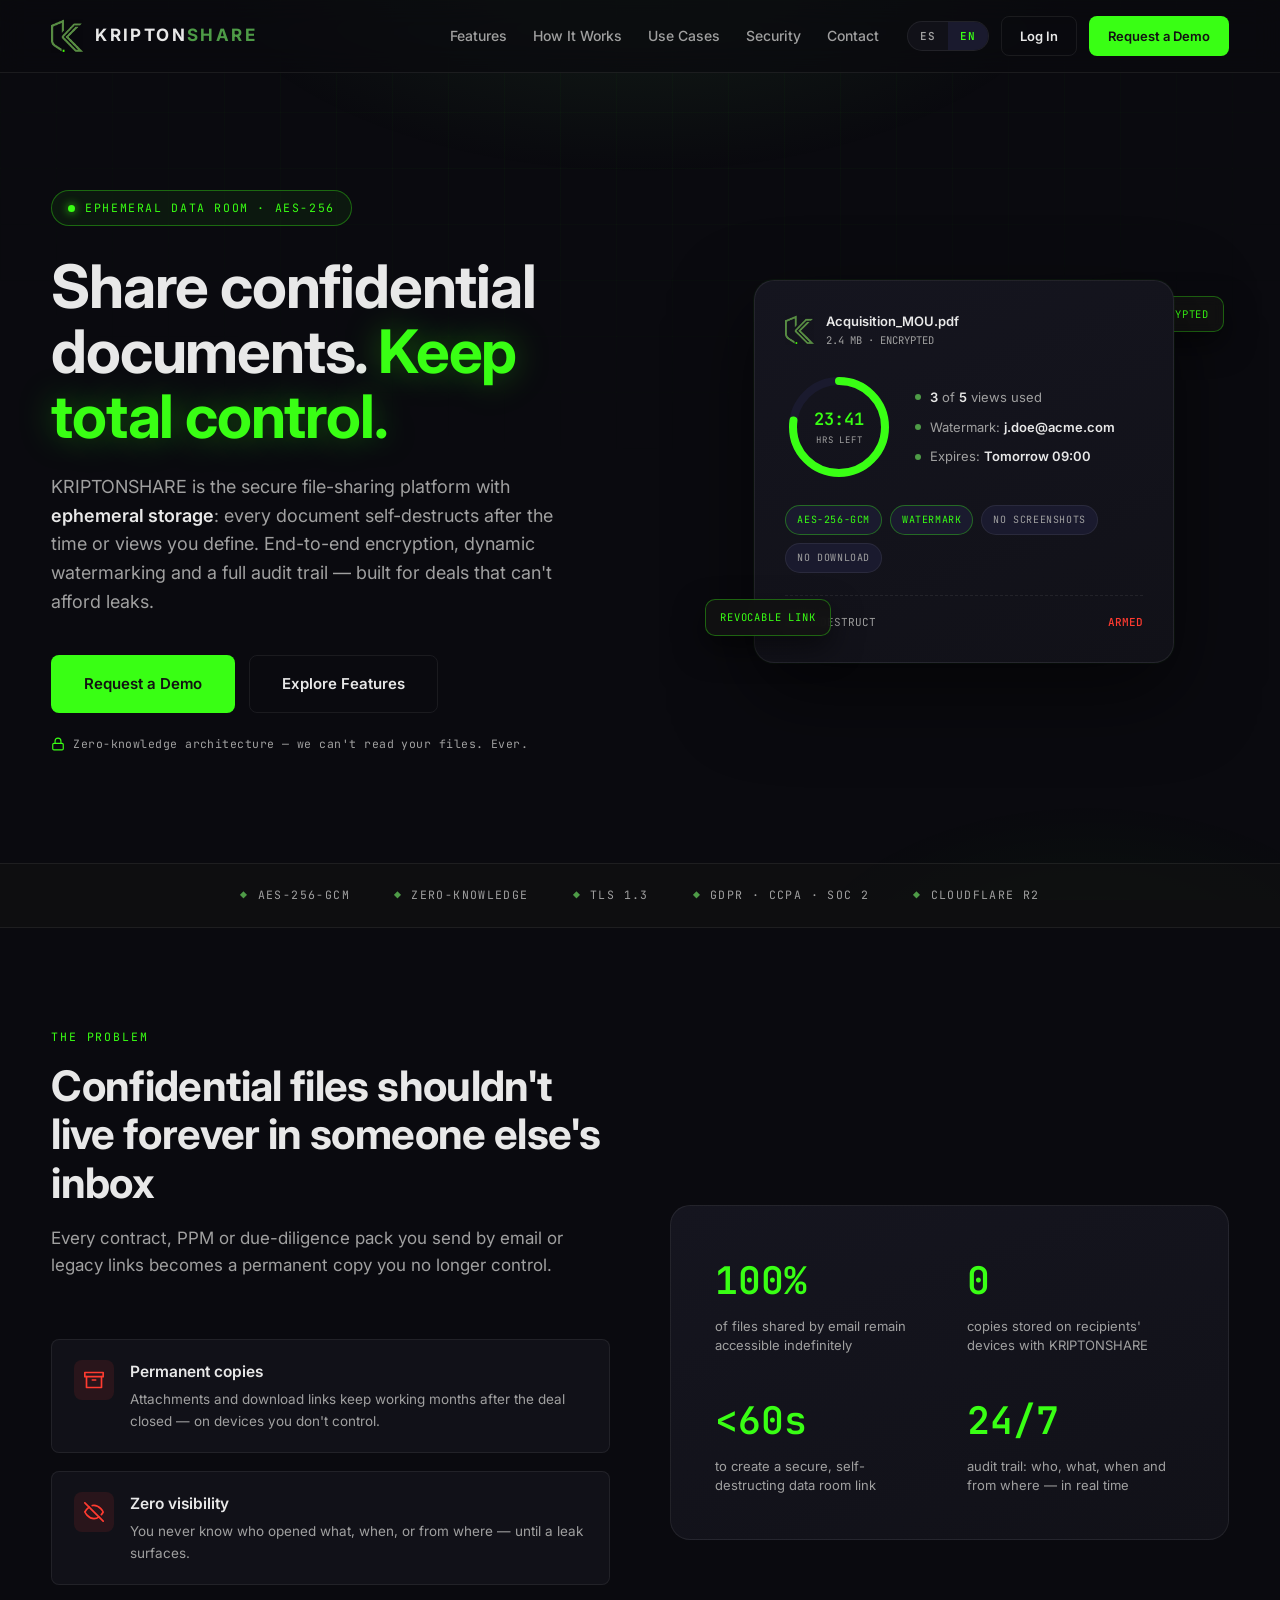
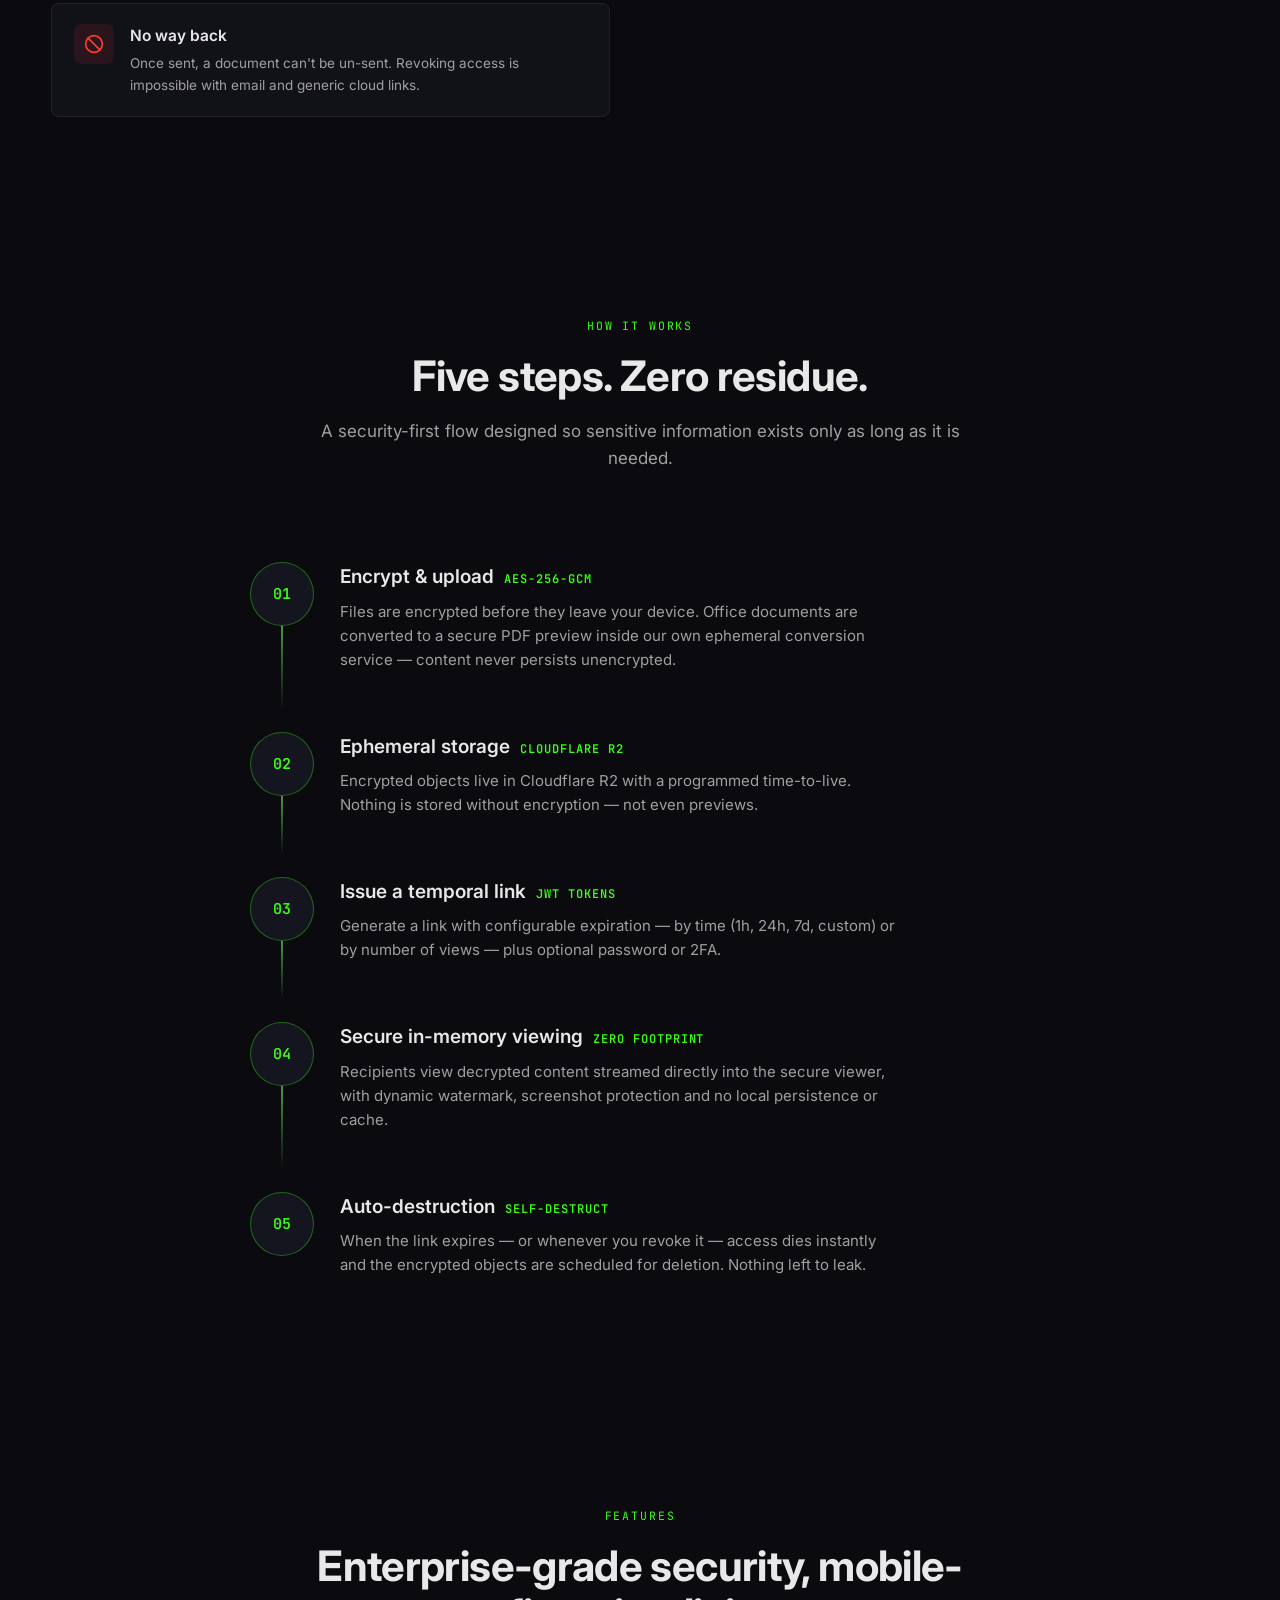
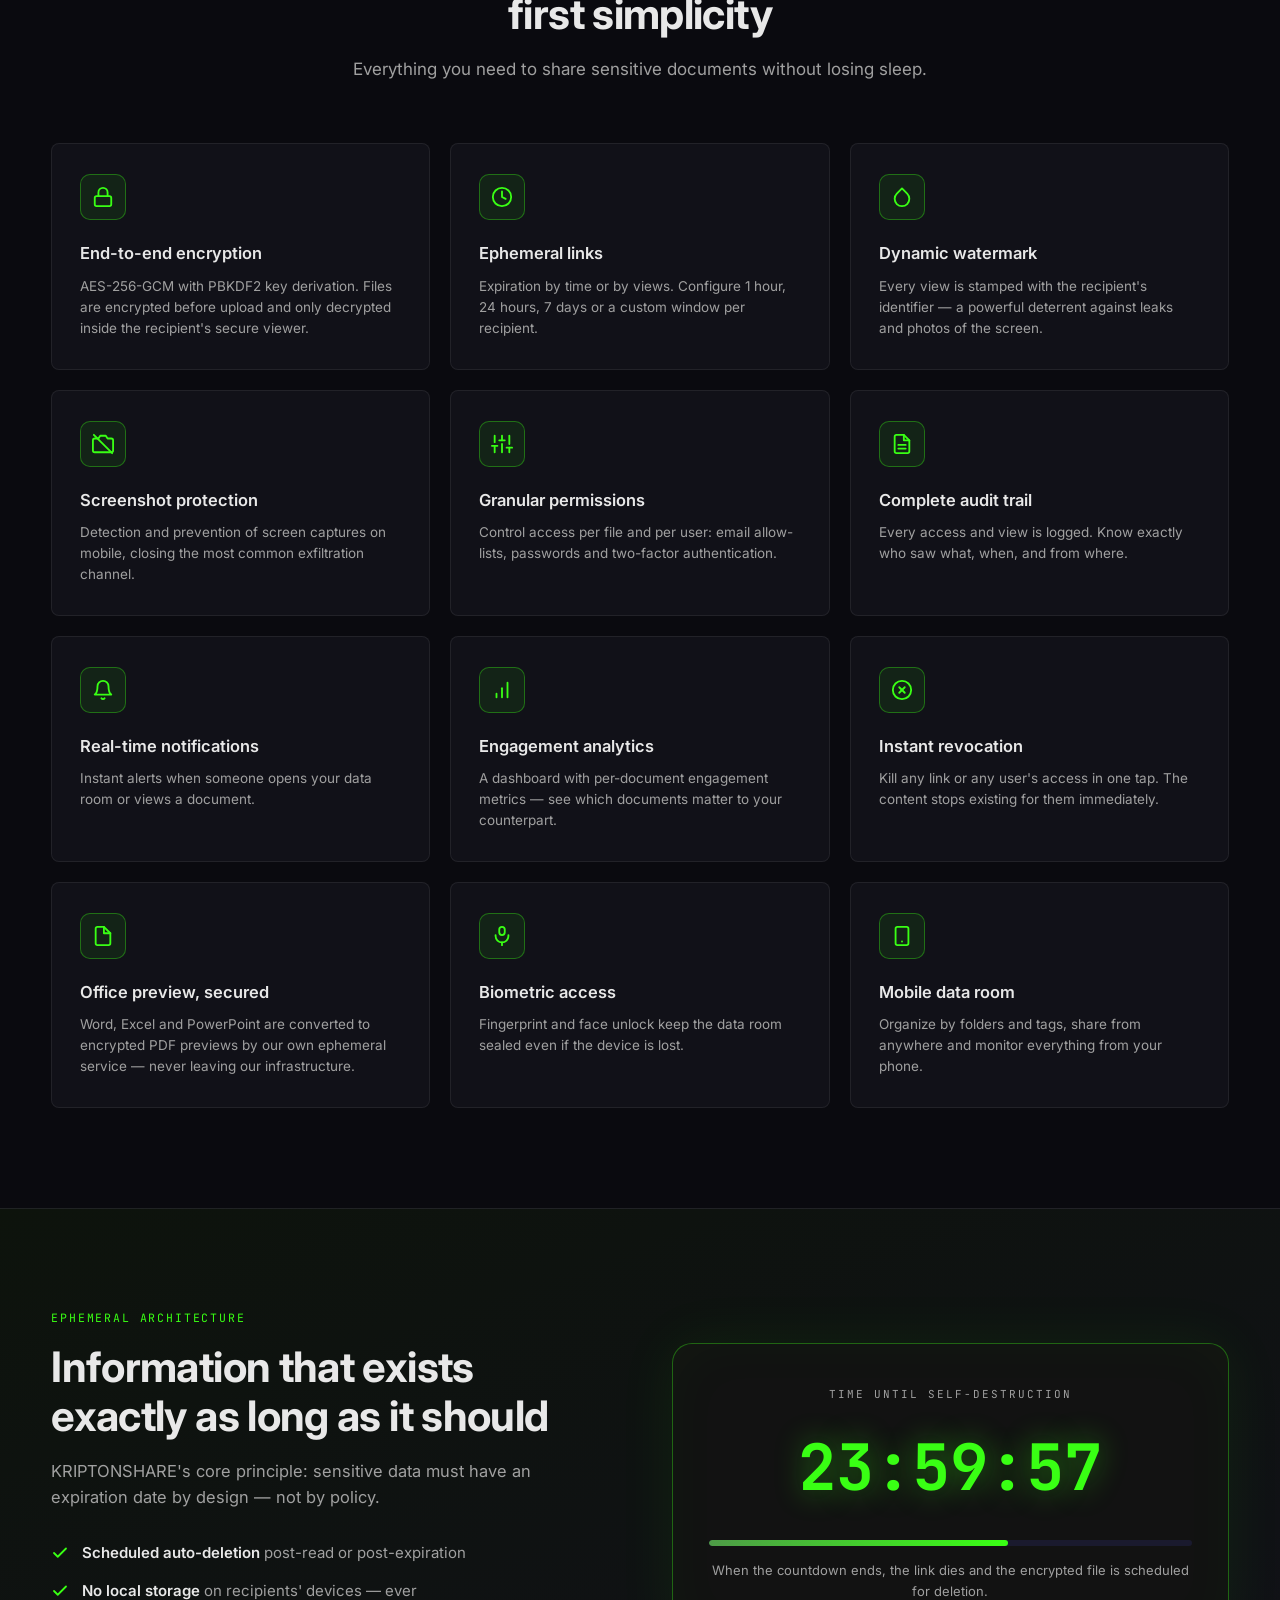
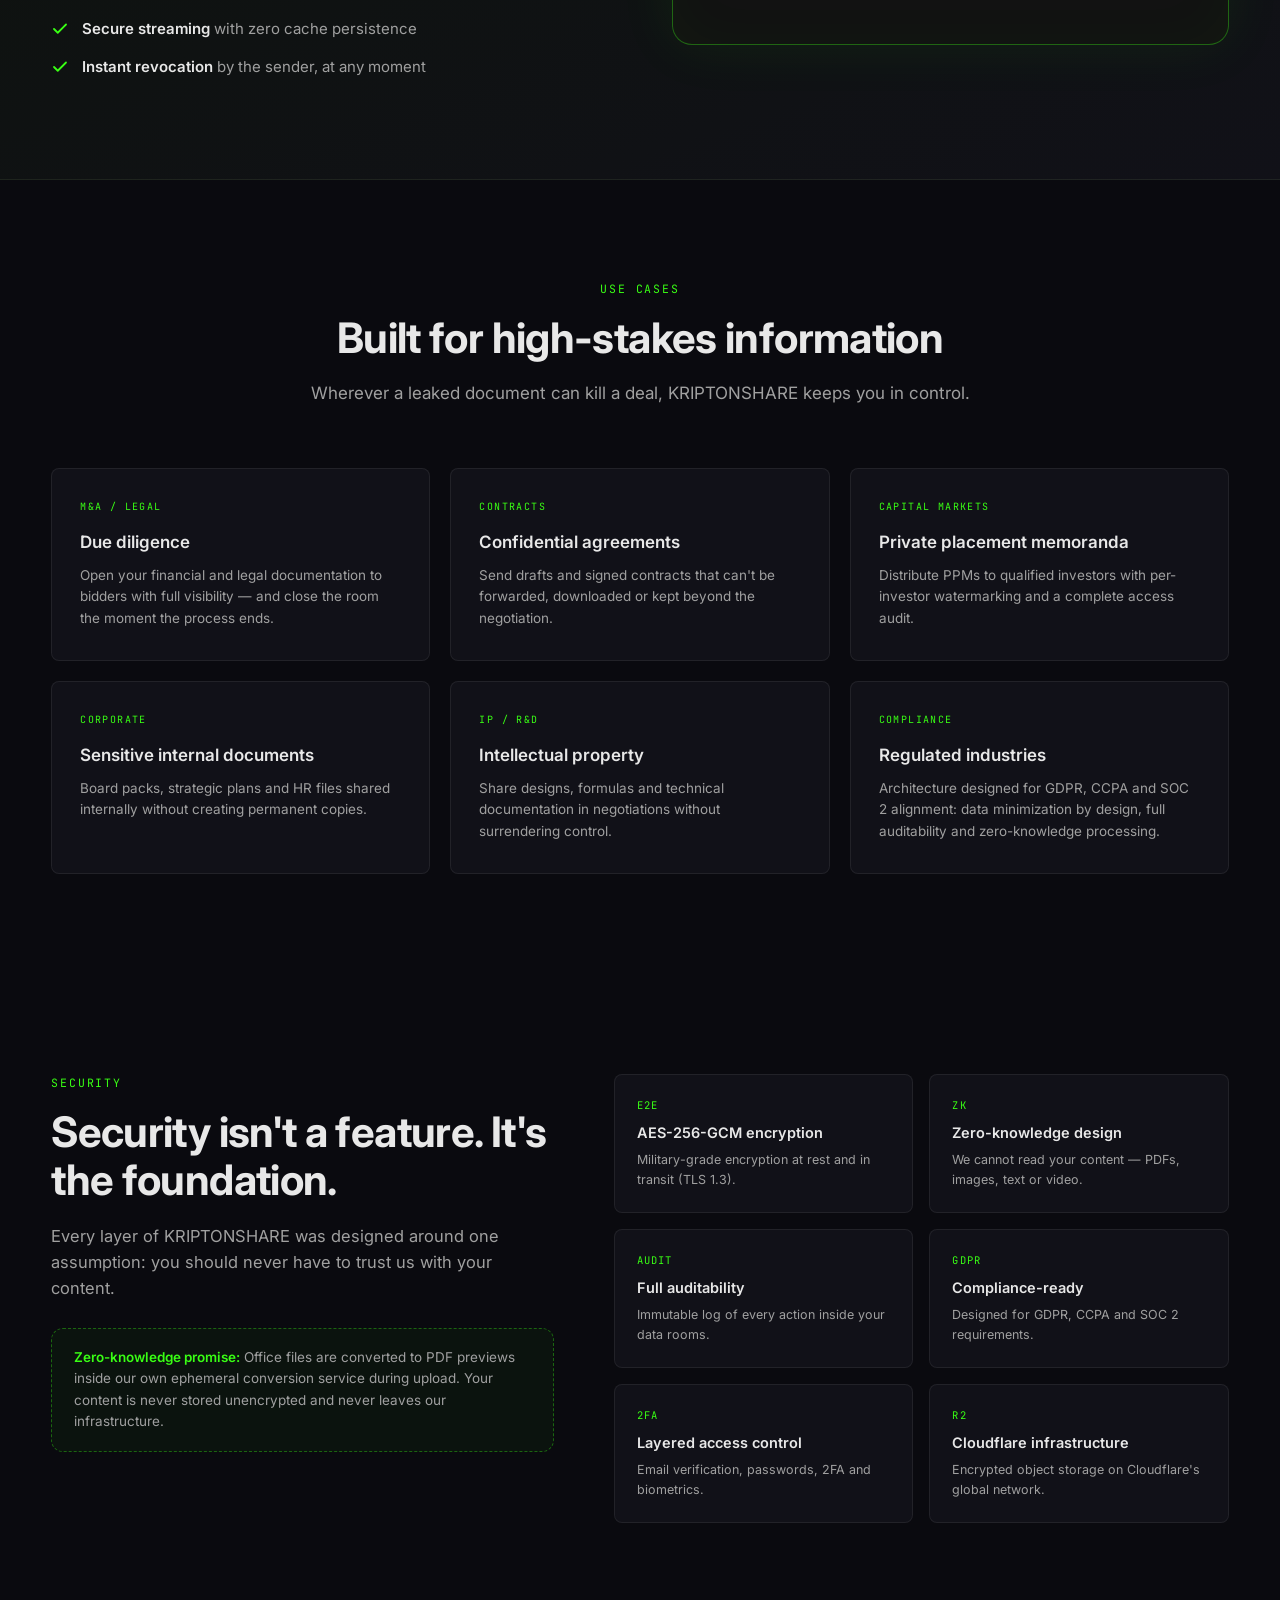
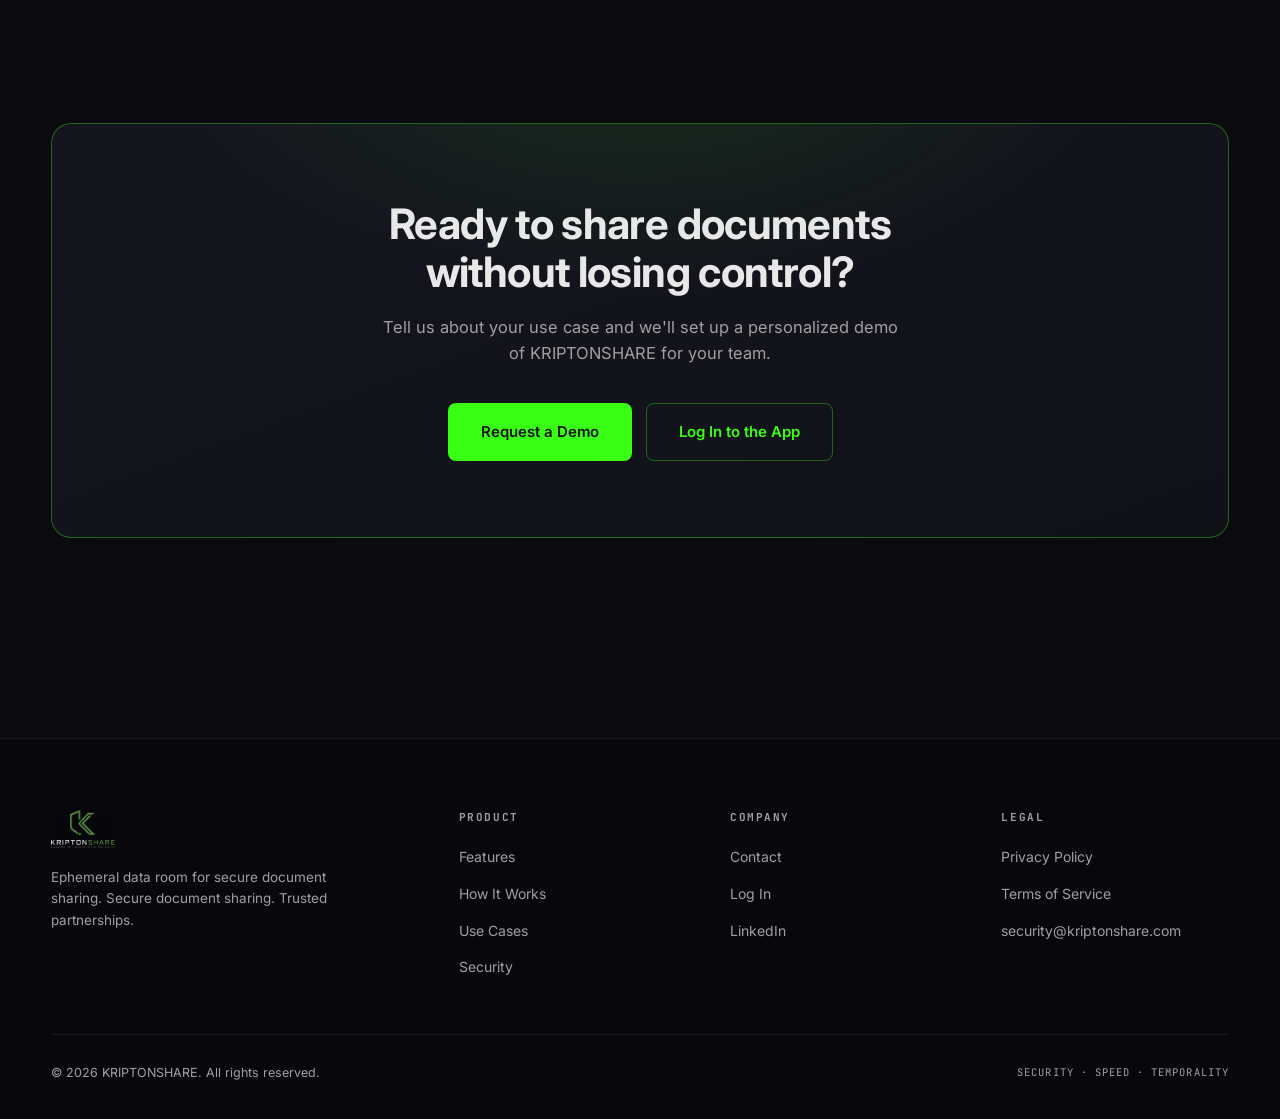
<file: index.html>
<!DOCTYPE html>
<html lang="en">
<head>
<meta charset="UTF-8">
<meta name="viewport" content="width=device-width, initial-scale=1.0">
<title>KRIPTONSHARE — Secure Document Sharing with Ephemeral Storage</title>
<meta name="description" content="Ephemeral data room with end-to-end encryption, self-destructing links, dynamic watermarking and full audit. Secure document sharing. Trusted partnerships.">
<meta property="og:title" content="KRIPTONSHARE — Secure Document Sharing">
<meta property="og:description" content="Share confidential documents. Keep total control. Ephemeral data room with AES-256 encryption and self-destructing links.">
<meta property="og:image" content="assets/img/og-image.png">
<meta property="og:type" content="website">
<link rel="icon" type="image/png" href="assets/img/favicon.png">
<link rel="preconnect" href="https://fonts.googleapis.com">
<link rel="preconnect" href="https://fonts.gstatic.com" crossorigin>
<link href="https://fonts.googleapis.com/css2?family=Inter:wght@400;500;600;700&family=JetBrains+Mono:wght@400;500;600;700&display=swap" rel="stylesheet">
<link rel="stylesheet" href="assets/css/style.css">
</head>
<body data-page="home">
<div class="bg-glow"></div>
<div class="bg-grid"></div>

<!-- ================= NAV ================= -->
<header class="nav">
  <div class="container nav-inner">
    <a href="index.html" class="nav-logo">
      <img src="assets/img/logo-mark.png" alt="KRIPTONSHARE logo">
      <span class="nav-wordmark">KRIPTON<em>SHARE</em></span>
    </a>
    <nav class="nav-links">
      <a href="index.html#features" data-i18n="nav.features">Features</a>
      <a href="index.html#how" data-i18n="nav.how">How It Works</a>
      <a href="index.html#use-cases" data-i18n="nav.usecases">Use Cases</a>
      <a href="index.html#security" data-i18n="nav.security">Security</a>
      <a href="contact.html" data-i18n="nav.contact">Contact</a>
    </nav>
    <div class="nav-actions">
      <div class="lang-toggle">
        <button data-lang="es" onclick="KS_I18N.set('es')">ES</button>
        <button data-lang="en" onclick="KS_I18N.set('en')" class="active">EN</button>
      </div>
      <a class="btn btn-ghost btn-sm" href="https://app.kriptonshare.com" data-i18n="nav.login">Log In</a>
      <a class="btn btn-lime btn-sm" href="contact.html" data-i18n="nav.demo">Request a Demo</a>
      <button class="hamburger" aria-label="Menu"><span></span><span></span><span></span></button>
    </div>
  </div>
</header>

<!-- ================= HERO ================= -->
<section class="hero">
  <div class="container hero-inner">
    <div>
      <span class="eyebrow" data-i18n="hero.eyebrow">Ephemeral Data Room · AES-256</span>
      <h1 data-i18n-html="hero.title">Share confidential documents. <span class="accent">Keep total control.</span></h1>
      <p class="hero-sub" data-i18n-html="hero.sub"></p>
      <div class="hero-ctas">
        <a href="contact.html" class="btn btn-lime btn-lg" data-i18n="hero.cta1">Request a Demo</a>
        <a href="#features" class="btn btn-ghost btn-lg" data-i18n="hero.cta2">Explore Features</a>
      </div>
      <p class="hero-note">
        <svg width="14" height="14" viewBox="0 0 24 24" fill="none" stroke="#39FF14" stroke-width="2" stroke-linecap="round" stroke-linejoin="round"><rect x="3" y="11" width="18" height="11" rx="2"/><path d="M7 11V7a5 5 0 0 1 10 0v4"/></svg>
        <span data-i18n="hero.note">Zero-knowledge architecture — we can't read your files. Ever.</span>
      </p>
    </div>

    <div class="hero-visual">
      <span class="badge-float badge-1" data-i18n="badge1">E2E ENCRYPTED</span>
      <div class="link-card">
        <div class="link-card-head">
          <img src="assets/img/logo-mark.png" alt="">
          <div class="file-meta">
            <div class="fname" data-i18n="card.fname">Acquisition_MOU.pdf</div>
            <div class="fsize" data-i18n="card.fsize">2.4 MB · ENCRYPTED</div>
          </div>
        </div>
        <div class="gauge-wrap">
          <div class="gauge">
            <svg width="108" height="108" viewBox="0 0 108 108">
              <circle cx="54" cy="54" r="46" fill="none" stroke="#1A1A2E" stroke-width="8"/>
              <circle cx="54" cy="54" r="46" fill="none" stroke="#39FF14" stroke-width="8" stroke-linecap="round" stroke-dasharray="289" stroke-dashoffset="66"/>
            </svg>
            <div class="gauge-txt">
              <b data-i18n="gauge.big">23:41</b>
              <small data-i18n="gauge.small">HRS LEFT</small>
            </div>
          </div>
          <div class="gauge-info">
            <div><span class="dot"></span><span data-i18n-html="gi1"></span></div>
            <div><span class="dot"></span><span data-i18n-html="gi2"></span></div>
            <div><span class="dot"></span><span data-i18n-html="gi3"></span></div>
          </div>
        </div>
        <div class="link-card-flags">
          <span class="flag on">AES-256-GCM</span>
          <span class="flag on">WATERMARK</span>
          <span class="flag">NO SCREENSHOTS</span>
          <span class="flag">NO DOWNLOAD</span>
        </div>
        <div class="self-destruct">
          <span data-i18n="sd.label">AUTO-DESTRUCT</span>
          <b data-i18n="sd.val">ARMED</b>
        </div>
      </div>
      <span class="badge-float badge-2" data-i18n="badge2">REVOCABLE LINK</span>
    </div>
  </div>
</section>

<!-- ================= TRUST BAR ================= -->
<div class="trustbar">
  <div class="container trustbar-inner">
    <span><i>◆</i> AES-256-GCM</span>
    <span><i>◆</i> ZERO-KNOWLEDGE</span>
    <span><i>◆</i> TLS 1.3</span>
    <span><i>◆</i> GDPR · CCPA · SOC 2</span>
    <span><i>◆</i> CLOUDFLARE R2</span>
  </div>
</div>

<!-- ================= PROBLEM ================= -->
<section id="problem">
  <div class="container">
    <div class="problem-grid">
      <div class="reveal">
        <div class="section-head">
          <span class="kicker" data-i18n="problem.kicker">The Problem</span>
          <h2 data-i18n="problem.title">Confidential files shouldn't live forever in someone else's inbox</h2>
          <p data-i18n="problem.sub"></p>
        </div>
        <div class="problem-list">
          <div class="problem-item">
            <div class="icon"><svg width="20" height="20" viewBox="0 0 24 24" fill="none" stroke="#FF3B30" stroke-width="2" stroke-linecap="round" stroke-linejoin="round"><path d="M21 8v13H3V8"/><path d="M1 3h22v5H1z"/><path d="M10 12h4"/></svg></div>
            <div><h3 data-i18n="p1.t"></h3><p data-i18n="p1.d"></p></div>
          </div>
          <div class="problem-item">
            <div class="icon"><svg width="20" height="20" viewBox="0 0 24 24" fill="none" stroke="#FF3B30" stroke-width="2" stroke-linecap="round" stroke-linejoin="round"><path d="M17.94 17.94A10.07 10.07 0 0 1 12 20c-7 0-11-8-11-8a18.45 18.45 0 0 1 5.06-5.94"/><path d="M9.9 4.24A9.12 9.12 0 0 1 12 4c7 0 11 8 11 8a18.5 18.5 0 0 1-2.16 3.19"/><line x1="1" y1="1" x2="23" y2="23"/></svg></div>
            <div><h3 data-i18n="p2.t"></h3><p data-i18n="p2.d"></p></div>
          </div>
          <div class="problem-item">
            <div class="icon"><svg width="20" height="20" viewBox="0 0 24 24" fill="none" stroke="#FF3B30" stroke-width="2" stroke-linecap="round" stroke-linejoin="round"><circle cx="12" cy="12" r="10"/><line x1="4.93" y1="4.93" x2="19.07" y2="19.07"/></svg></div>
            <div><h3 data-i18n="p3.t"></h3><p data-i18n="p3.d"></p></div>
          </div>
        </div>
      </div>
      <div class="stat-panel reveal">
        <div class="stat"><b>100%</b><span data-i18n="stat1.s"></span></div>
        <div class="stat"><b>0</b><span data-i18n="stat2.s"></span></div>
        <div class="stat"><b>&lt;60s</b><span data-i18n="stat3.s"></span></div>
        <div class="stat"><b>24/7</b><span data-i18n="stat4.s"></span></div>
      </div>
    </div>
  </div>
</section>

<!-- ================= HOW IT WORKS ================= -->
<section id="how">
  <div class="container">
    <div class="section-head center reveal">
      <span class="kicker" data-i18n="how.kicker">How It Works</span>
      <h2 data-i18n="how.title">Five steps. Zero residue.</h2>
      <p data-i18n="how.sub"></p>
    </div>
    <div class="steps">
      <div class="step reveal"><div class="step-num">01</div><div><h3><span data-i18n="step1.t"></span><span class="mono" data-i18n="step1.m"></span></h3><p data-i18n="step1.d"></p></div></div>
      <div class="step reveal"><div class="step-num">02</div><div><h3><span data-i18n="step2.t"></span><span class="mono" data-i18n="step2.m"></span></h3><p data-i18n="step2.d"></p></div></div>
      <div class="step reveal"><div class="step-num">03</div><div><h3><span data-i18n="step3.t"></span><span class="mono" data-i18n="step3.m"></span></h3><p data-i18n="step3.d"></p></div></div>
      <div class="step reveal"><div class="step-num">04</div><div><h3><span data-i18n="step4.t"></span><span class="mono" data-i18n="step4.m"></span></h3><p data-i18n="step4.d"></p></div></div>
      <div class="step reveal"><div class="step-num">05</div><div><h3><span data-i18n="step5.t"></span><span class="mono" data-i18n="step5.m"></span></h3><p data-i18n="step5.d"></p></div></div>
    </div>
  </div>
</section>

<!-- ================= FEATURES ================= -->
<section id="features">
  <div class="container">
    <div class="section-head center reveal">
      <span class="kicker" data-i18n="feat.kicker">Features</span>
      <h2 data-i18n="feat.title">Enterprise-grade security, mobile-first simplicity</h2>
      <p data-i18n="feat.sub"></p>
    </div>
    <div class="features-grid">
      <div class="feature-card reveal"><div class="feature-icon"><svg width="22" height="22" viewBox="0 0 24 24" fill="none" stroke="#39FF14" stroke-width="2" stroke-linecap="round" stroke-linejoin="round"><rect x="3" y="11" width="18" height="11" rx="2"/><path d="M7 11V7a5 5 0 0 1 10 0v4"/></svg></div><h3 data-i18n="f1.t"></h3><p data-i18n="f1.d"></p></div>
      <div class="feature-card reveal"><div class="feature-icon"><svg width="22" height="22" viewBox="0 0 24 24" fill="none" stroke="#39FF14" stroke-width="2" stroke-linecap="round" stroke-linejoin="round"><circle cx="12" cy="12" r="10"/><polyline points="12 6 12 12 16 14"/></svg></div><h3 data-i18n="f2.t"></h3><p data-i18n="f2.d"></p></div>
      <div class="feature-card reveal"><div class="feature-icon"><svg width="22" height="22" viewBox="0 0 24 24" fill="none" stroke="#39FF14" stroke-width="2" stroke-linecap="round" stroke-linejoin="round"><path d="M12 2.69l5.66 5.66a8 8 0 1 1-11.31 0z"/></svg></div><h3 data-i18n="f3.t"></h3><p data-i18n="f3.d"></p></div>
      <div class="feature-card reveal"><div class="feature-icon"><svg width="22" height="22" viewBox="0 0 24 24" fill="none" stroke="#39FF14" stroke-width="2" stroke-linecap="round" stroke-linejoin="round"><path d="M23 19a2 2 0 0 1-2 2H3a2 2 0 0 1-2-2V8a2 2 0 0 1 2-2h4l2-3h6l2 3h4a2 2 0 0 1 2 2z"/><line x1="2" y1="2" x2="22" y2="22"/></svg></div><h3 data-i18n="f4.t"></h3><p data-i18n="f4.d"></p></div>
      <div class="feature-card reveal"><div class="feature-icon"><svg width="22" height="22" viewBox="0 0 24 24" fill="none" stroke="#39FF14" stroke-width="2" stroke-linecap="round" stroke-linejoin="round"><line x1="4" y1="21" x2="4" y2="14"/><line x1="4" y1="10" x2="4" y2="3"/><line x1="12" y1="21" x2="12" y2="12"/><line x1="12" y1="8" x2="12" y2="3"/><line x1="20" y1="21" x2="20" y2="16"/><line x1="20" y1="12" x2="20" y2="3"/><line x1="1" y1="14" x2="7" y2="14"/><line x1="9" y1="8" x2="15" y2="8"/><line x1="17" y1="16" x2="23" y2="16"/></svg></div><h3 data-i18n="f5.t"></h3><p data-i18n="f5.d"></p></div>
      <div class="feature-card reveal"><div class="feature-icon"><svg width="22" height="22" viewBox="0 0 24 24" fill="none" stroke="#39FF14" stroke-width="2" stroke-linecap="round" stroke-linejoin="round"><path d="M14 2H6a2 2 0 0 0-2 2v16a2 2 0 0 0 2 2h12a2 2 0 0 0 2-2V8z"/><polyline points="14 2 14 8 20 8"/><line x1="16" y1="13" x2="8" y2="13"/><line x1="16" y1="17" x2="8" y2="17"/></svg></div><h3 data-i18n="f6.t"></h3><p data-i18n="f6.d"></p></div>
      <div class="feature-card reveal"><div class="feature-icon"><svg width="22" height="22" viewBox="0 0 24 24" fill="none" stroke="#39FF14" stroke-width="2" stroke-linecap="round" stroke-linejoin="round"><path d="M18 8A6 6 0 0 0 6 8c0 7-3 9-3 9h18s-3-2-3-9"/><path d="M13.73 21a2 2 0 0 1-3.46 0"/></svg></div><h3 data-i18n="f7.t"></h3><p data-i18n="f7.d"></p></div>
      <div class="feature-card reveal"><div class="feature-icon"><svg width="22" height="22" viewBox="0 0 24 24" fill="none" stroke="#39FF14" stroke-width="2" stroke-linecap="round" stroke-linejoin="round"><line x1="12" y1="20" x2="12" y2="10"/><line x1="18" y1="20" x2="18" y2="4"/><line x1="6" y1="20" x2="6" y2="16"/></svg></div><h3 data-i18n="f8.t"></h3><p data-i18n="f8.d"></p></div>
      <div class="feature-card reveal"><div class="feature-icon"><svg width="22" height="22" viewBox="0 0 24 24" fill="none" stroke="#39FF14" stroke-width="2" stroke-linecap="round" stroke-linejoin="round"><circle cx="12" cy="12" r="10"/><line x1="15" y1="9" x2="9" y2="15"/><line x1="9" y1="9" x2="15" y2="15"/></svg></div><h3 data-i18n="f9.t"></h3><p data-i18n="f9.d"></p></div>
      <div class="feature-card reveal"><div class="feature-icon"><svg width="22" height="22" viewBox="0 0 24 24" fill="none" stroke="#39FF14" stroke-width="2" stroke-linecap="round" stroke-linejoin="round"><path d="M13 2H6a2 2 0 0 0-2 2v16a2 2 0 0 0 2 2h12a2 2 0 0 0 2-2V9z"/><polyline points="13 2 13 9 20 9"/></svg></div><h3 data-i18n="f10.t"></h3><p data-i18n="f10.d"></p></div>
      <div class="feature-card reveal"><div class="feature-icon"><svg width="22" height="22" viewBox="0 0 24 24" fill="none" stroke="#39FF14" stroke-width="2" stroke-linecap="round" stroke-linejoin="round"><path d="M12 11c1.66 0 3-1.34 3-3V5a3 3 0 0 0-6 0v3c0 1.66 1.34 3 3 3z"/><path d="M19 11v1a7 7 0 0 1-14 0v-1"/><line x1="12" y1="19" x2="12" y2="22"/></svg></div><h3 data-i18n="f11.t"></h3><p data-i18n="f11.d"></p></div>
      <div class="feature-card reveal"><div class="feature-icon"><svg width="22" height="22" viewBox="0 0 24 24" fill="none" stroke="#39FF14" stroke-width="2" stroke-linecap="round" stroke-linejoin="round"><rect x="5" y="2" width="14" height="20" rx="2"/><line x1="12" y1="18" x2="12.01" y2="18"/></svg></div><h3 data-i18n="f12.t"></h3><p data-i18n="f12.d"></p></div>
    </div>
  </div>
</section>

<!-- ================= EPHEMERAL ================= -->
<section class="ephemeral" id="ephemeral">
  <div class="container ephemeral-grid">
    <div class="reveal">
      <span class="kicker" data-i18n="eph.kicker">Ephemeral Architecture</span>
      <h2 data-i18n="eph.title">Information that exists exactly as long as it should</h2>
      <p style="color:var(--silver);font-size:16.5px" data-i18n="eph.sub"></p>
      <ul class="ephemeral-list">
        <li><svg width="18" height="18" viewBox="0 0 24 24" fill="none" stroke="#39FF14" stroke-width="2.4" stroke-linecap="round" stroke-linejoin="round"><polyline points="20 6 9 17 4 12"/></svg><span data-i18n-html="el1"></span></li>
        <li><svg width="18" height="18" viewBox="0 0 24 24" fill="none" stroke="#39FF14" stroke-width="2.4" stroke-linecap="round" stroke-linejoin="round"><polyline points="20 6 9 17 4 12"/></svg><span data-i18n-html="el2"></span></li>
        <li><svg width="18" height="18" viewBox="0 0 24 24" fill="none" stroke="#39FF14" stroke-width="2.4" stroke-linecap="round" stroke-linejoin="round"><polyline points="20 6 9 17 4 12"/></svg><span data-i18n-html="el3"></span></li>
        <li><svg width="18" height="18" viewBox="0 0 24 24" fill="none" stroke="#39FF14" stroke-width="2.4" stroke-linecap="round" stroke-linejoin="round"><polyline points="20 6 9 17 4 12"/></svg><span data-i18n-html="el4"></span></li>
      </ul>
    </div>
    <div class="timer-visual reveal">
      <div class="t-label" data-i18n="timer.label">TIME UNTIL SELF-DESTRUCTION</div>
      <div class="t-count" id="sd-timer">23:59:59</div>
      <div class="t-bar"><i></i></div>
      <div class="t-note" data-i18n="timer.note"></div>
    </div>
  </div>
</section>

<!-- ================= USE CASES ================= -->
<section id="use-cases">
  <div class="container">
    <div class="section-head center reveal">
      <span class="kicker" data-i18n="uc.kicker">Use Cases</span>
      <h2 data-i18n="uc.title">Built for high-stakes information</h2>
      <p data-i18n="uc.sub"></p>
    </div>
    <div class="uc-grid">
      <div class="uc-card reveal"><span class="uc-tag" data-i18n="uc1.tag"></span><h3 data-i18n="uc1.t"></h3><p data-i18n="uc1.d"></p></div>
      <div class="uc-card reveal"><span class="uc-tag" data-i18n="uc2.tag"></span><h3 data-i18n="uc2.t"></h3><p data-i18n="uc2.d"></p></div>
      <div class="uc-card reveal"><span class="uc-tag" data-i18n="uc3.tag"></span><h3 data-i18n="uc3.t"></h3><p data-i18n="uc3.d"></p></div>
      <div class="uc-card reveal"><span class="uc-tag" data-i18n="uc4.tag"></span><h3 data-i18n="uc4.t"></h3><p data-i18n="uc4.d"></p></div>
      <div class="uc-card reveal"><span class="uc-tag" data-i18n="uc5.tag"></span><h3 data-i18n="uc5.t"></h3><p data-i18n="uc5.d"></p></div>
      <div class="uc-card reveal"><span class="uc-tag" data-i18n="uc6.tag"></span><h3 data-i18n="uc6.t"></h3><p data-i18n="uc6.d"></p></div>
    </div>
  </div>
</section>

<!-- ================= SECURITY ================= -->
<section id="security">
  <div class="container">
    <div class="security-grid">
      <div class="reveal">
        <span class="kicker" data-i18n="sec.kicker">Security</span>
        <h2 data-i18n="sec.title">Security isn't a feature. It's the foundation.</h2>
        <p style="color:var(--silver);font-size:16.5px" data-i18n="sec.sub"></p>
        <div class="zk-note" data-i18n-html="zk"></div>
      </div>
      <div class="sec-list">
        <div class="sec-item reveal"><span class="mono" data-i18n="s1.m"></span><h4 data-i18n="s1.t"></h4><p data-i18n="s1.d"></p></div>
        <div class="sec-item reveal"><span class="mono" data-i18n="s2.m"></span><h4 data-i18n="s2.t"></h4><p data-i18n="s2.d"></p></div>
        <div class="sec-item reveal"><span class="mono" data-i18n="s3.m"></span><h4 data-i18n="s3.t"></h4><p data-i18n="s3.d"></p></div>
        <div class="sec-item reveal"><span class="mono" data-i18n="s4.m"></span><h4 data-i18n="s4.t"></h4><p data-i18n="s4.d"></p></div>
        <div class="sec-item reveal"><span class="mono" data-i18n="s5.m"></span><h4 data-i18n="s5.t"></h4><p data-i18n="s5.d"></p></div>
        <div class="sec-item reveal"><span class="mono" data-i18n="s6.m"></span><h4 data-i18n="s6.t"></h4><p data-i18n="s6.d"></p></div>
      </div>
    </div>
  </div>
</section>

<!-- ================= CTA ================= -->
<section>
  <div class="container">
    <div class="cta-band reveal">
      <h2 data-i18n="cta.title">Ready to share documents without losing control?</h2>
      <p data-i18n="cta.sub"></p>
      <div class="hero-ctas">
        <a href="contact.html" class="btn btn-lime btn-lg" data-i18n="cta.b1">Request a Demo</a>
        <a href="https://app.kriptonshare.com" class="btn btn-outline-lime btn-lg" data-i18n="cta.b2">Log In to the App</a>
      </div>
    </div>
  </div>
</section>

<!-- ================= FOOTER ================= -->
<footer>
  <div class="container">
    <div class="footer-grid">
      <div class="footer-brand">
        <img src="assets/img/logo-full-alpha.png" alt="KRIPTONSHARE">
        <p data-i18n="footer.brand"></p>
      </div>
      <div class="footer-col">
        <h4 data-i18n="footer.product">Product</h4>
        <ul>
          <li><a href="index.html#features" data-i18n="nav.features">Features</a></li>
          <li><a href="index.html#how" data-i18n="nav.how">How It Works</a></li>
          <li><a href="index.html#use-cases" data-i18n="nav.usecases">Use Cases</a></li>
          <li><a href="index.html#security" data-i18n="nav.security">Security</a></li>
        </ul>
      </div>
      <div class="footer-col">
        <h4 data-i18n="footer.company">Company</h4>
        <ul>
          <li><a href="contact.html" data-i18n="nav.contact">Contact</a></li>
          <li><a href="https://app.kriptonshare.com" data-i18n="nav.login">Log In</a></li>
          <li><a href="https://linkedin.com/company/kriptonshare" target="_blank" rel="noopener">LinkedIn</a></li>
        </ul>
      </div>
      <div class="footer-col">
        <h4 data-i18n="footer.legal">Legal</h4>
        <ul>
          <li><a href="privacy.html" data-i18n="footer.privacy">Privacy Policy</a></li>
          <li><a href="terms.html" data-i18n="footer.terms">Terms of Service</a></li>
          <li><a href="mailto:security@kriptonshare.com">security@kriptonshare.com</a></li>
        </ul>
      </div>
    </div>
    <div class="footer-bottom">
      <span data-i18n="footer.copy">© 2026 KRIPTONSHARE. All rights reserved.</span>
      <span class="mono" data-i18n="footer.tag">SECURITY · SPEED · TEMPORALITY</span>
    </div>
  </div>
</footer>

<script src="assets/js/i18n.js"></script>
<script src="assets/js/main.js"></script>
</body>
</html>
</file>
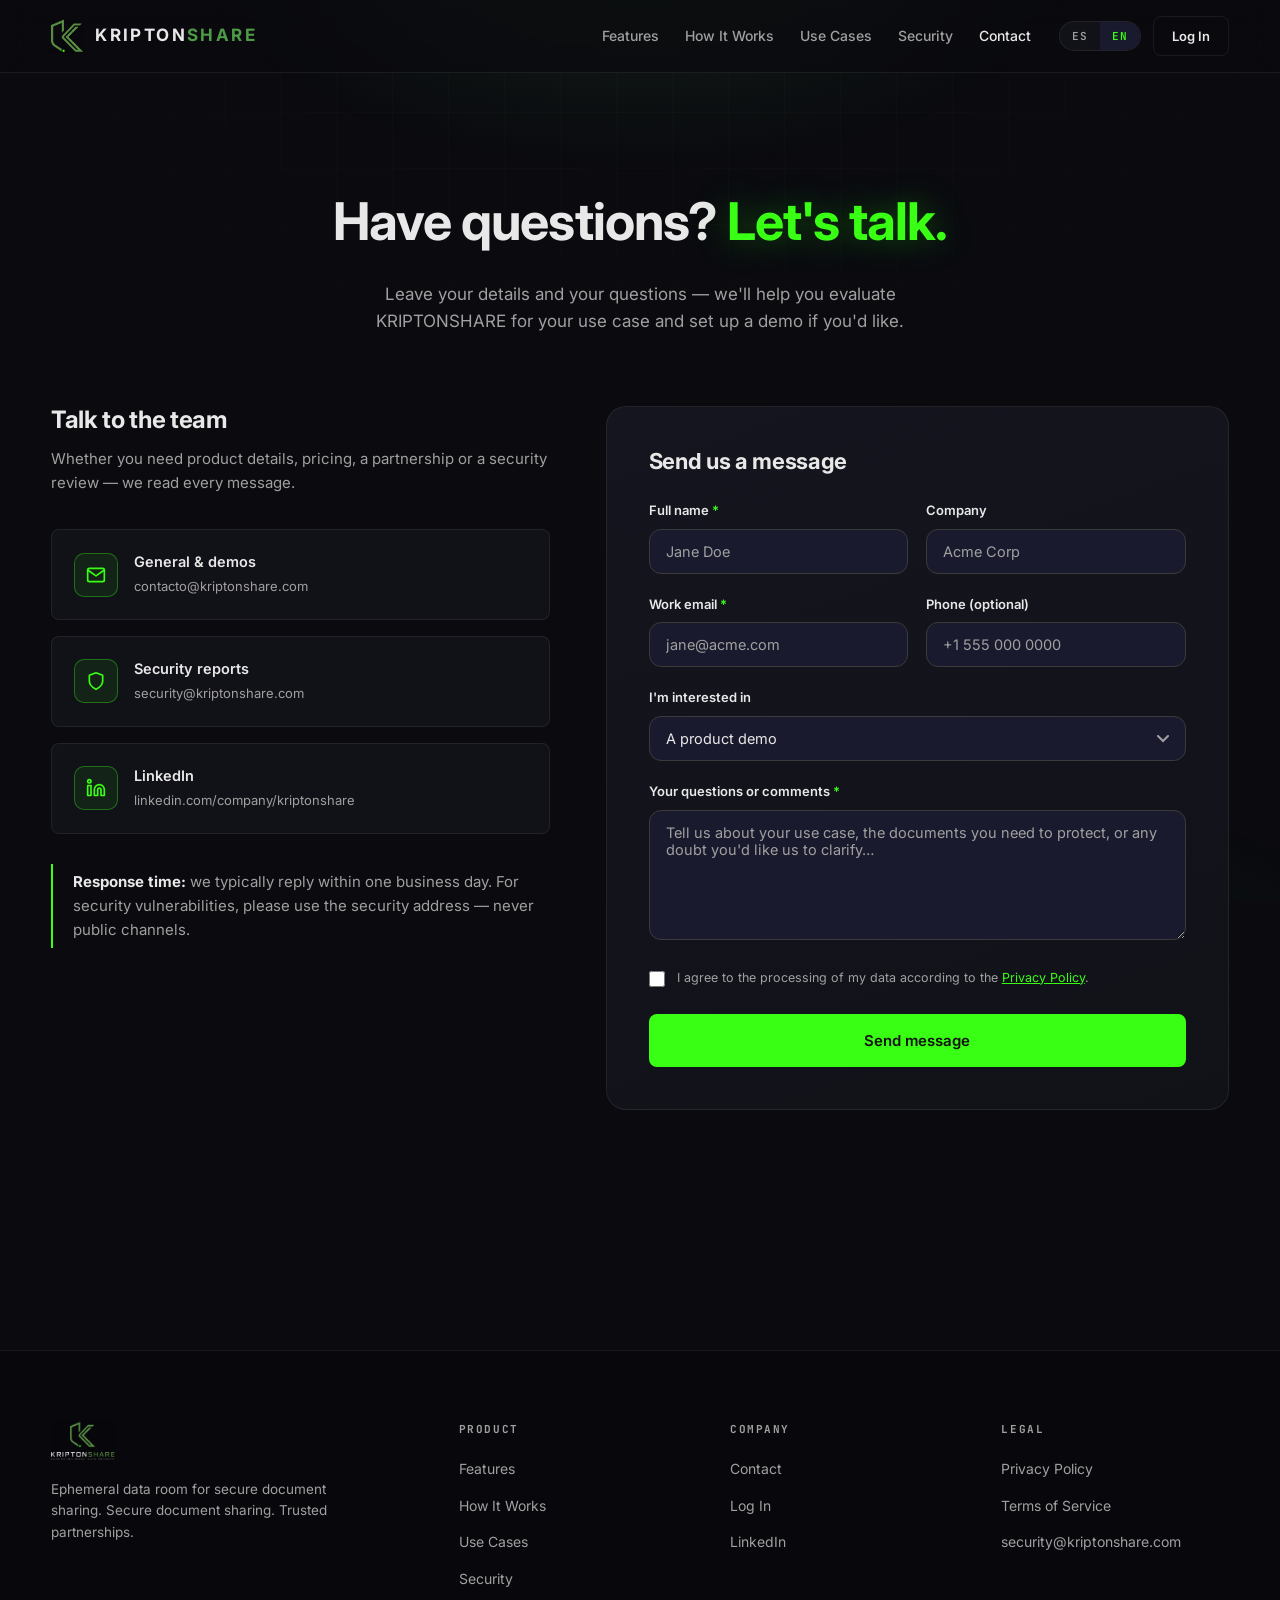
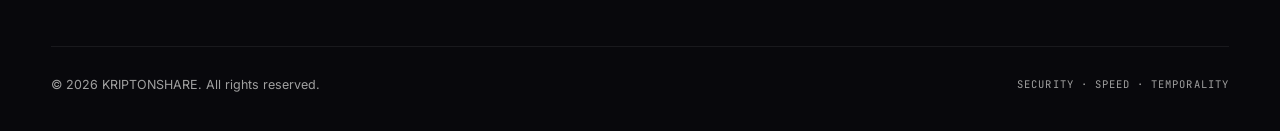
<file: contact.html>
<!DOCTYPE html>
<html lang="en">
<head>
<meta charset="UTF-8">
<meta name="viewport" content="width=device-width, initial-scale=1.0">
<title>Contact — KRIPTONSHARE</title>
<meta name="description" content="Questions about KRIPTONSHARE? Leave your details and comments — we'll help you evaluate the platform and set up a demo.">
<link rel="icon" type="image/png" href="assets/img/favicon.png">
<link rel="preconnect" href="https://fonts.googleapis.com">
<link rel="preconnect" href="https://fonts.gstatic.com" crossorigin>
<link href="https://fonts.googleapis.com/css2?family=Inter:wght@400;500;600;700&family=JetBrains+Mono:wght@400;500;600;700&display=swap" rel="stylesheet">
<link rel="stylesheet" href="assets/css/style.css">
</head>
<body data-page="contact">
<div class="bg-glow"></div>
<div class="bg-grid"></div>

<header class="nav">
  <div class="container nav-inner">
    <a href="index.html" class="nav-logo">
      <img src="assets/img/logo-mark.png" alt="KRIPTONSHARE logo">
      <span class="nav-wordmark">KRIPTON<em>SHARE</em></span>
    </a>
    <nav class="nav-links">
      <a href="index.html#features" data-i18n="nav.features">Features</a>
      <a href="index.html#how" data-i18n="nav.how">How It Works</a>
      <a href="index.html#use-cases" data-i18n="nav.usecases">Use Cases</a>
      <a href="index.html#security" data-i18n="nav.security">Security</a>
      <a href="contact.html" class="active" data-i18n="nav.contact">Contact</a>
    </nav>
    <div class="nav-actions">
      <div class="lang-toggle">
        <button data-lang="es" onclick="KS_I18N.set('es')">ES</button>
        <button data-lang="en" onclick="KS_I18N.set('en')" class="active">EN</button>
      </div>
      <a class="btn btn-ghost btn-sm" href="https://app.kriptonshare.com" data-i18n="nav.login">Log In</a>
      <button class="hamburger" aria-label="Menu"><span></span><span></span><span></span></button>
    </div>
  </div>
</header>

<section class="page-hero">
  <div class="container">
    <h1 data-i18n-html="contact.title">Have questions? <span class="accent">Let's talk.</span></h1>
    <p data-i18n="contact.sub"></p>
  </div>
</section>

<section style="padding-top:0">
  <div class="container contact-grid">

    <div class="contact-info reveal">
      <h2 data-i18n="ci.h2">Talk to the team</h2>
      <p data-i18n="ci.p"></p>
      <div class="contact-methods">
        <a class="contact-method" href="mailto:contacto@kriptonshare.com">
          <div class="icon"><svg width="20" height="20" viewBox="0 0 24 24" fill="none" stroke="#39FF14" stroke-width="2" stroke-linecap="round" stroke-linejoin="round"><path d="M4 4h16c1.1 0 2 .9 2 2v12c0 1.1-.9 2-2 2H4c-1.1 0-2-.9-2-2V6c0-1.1.9-2 2-2z"/><polyline points="22,6 12,13 2,6"/></svg></div>
          <div><b data-i18n="cm1.b">General & demos</b><span>contacto@kriptonshare.com</span></div>
        </a>
        <a class="contact-method" href="mailto:security@kriptonshare.com">
          <div class="icon"><svg width="20" height="20" viewBox="0 0 24 24" fill="none" stroke="#39FF14" stroke-width="2" stroke-linecap="round" stroke-linejoin="round"><path d="M12 22s8-4 8-10V5l-8-3-8 3v7c0 6 8 10 8 10z"/></svg></div>
          <div><b data-i18n="cm2.b">Security reports</b><span>security@kriptonshare.com</span></div>
        </a>
        <a class="contact-method" href="https://linkedin.com/company/kriptonshare" target="_blank" rel="noopener">
          <div class="icon"><svg width="20" height="20" viewBox="0 0 24 24" fill="none" stroke="#39FF14" stroke-width="2" stroke-linecap="round" stroke-linejoin="round"><path d="M16 8a6 6 0 0 1 6 6v7h-4v-7a2 2 0 0 0-4 0v7h-4v-7a6 6 0 0 1 6-6z"/><rect x="2" y="9" width="4" height="12"/><circle cx="4" cy="4" r="2"/></svg></div>
          <div><b data-i18n="cm3.b">LinkedIn</b><span>linkedin.com/company/kriptonshare</span></div>
        </a>
      </div>
      <p class="contact-expect" data-i18n-html="ce"></p>
    </div>

    <div class="form-card reveal">
      <h2 style="font-size:22px;margin-bottom:26px" data-i18n="form.title">Send us a message</h2>
      <form id="contact-form" novalidate>
        <div class="form-row">
          <div class="form-group">
            <label for="cf-name"><span data-i18n="form.name">Full name</span> <span class="req">*</span></label>
            <input id="cf-name" name="name" type="text" required data-i18n-ph="form.name.ph" placeholder="Jane Doe">
          </div>
          <div class="form-group">
            <label for="cf-company" data-i18n="form.company">Company</label>
            <input id="cf-company" name="company" type="text" data-i18n-ph="form.company.ph" placeholder="Acme Corp">
          </div>
        </div>
        <div class="form-row">
          <div class="form-group">
            <label for="cf-email"><span data-i18n="form.email">Work email</span> <span class="req">*</span></label>
            <input id="cf-email" name="email" type="email" required data-i18n-ph="form.email.ph" placeholder="jane@acme.com">
          </div>
          <div class="form-group">
            <label for="cf-phone" data-i18n="form.phone">Phone (optional)</label>
            <input id="cf-phone" name="phone" type="tel" data-i18n-ph="form.phone.ph" placeholder="+1 555 000 0000">
          </div>
        </div>
        <div class="form-group">
          <label for="cf-interest" data-i18n="form.interest">I'm interested in</label>
          <select id="cf-interest" name="interest">
            <option value="demo" data-i18n="form.opt.demo">A product demo</option>
            <option value="pricing" data-i18n="form.opt.pricing">Pricing & plans</option>
            <option value="security" data-i18n="form.opt.security">Security & compliance review</option>
            <option value="partner" data-i18n="form.opt.partner">Partnership / white-label</option>
            <option value="other" data-i18n="form.opt.other">Something else</option>
          </select>
        </div>
        <div class="form-group">
          <label for="cf-message"><span data-i18n="form.message">Your questions or comments</span> <span class="req">*</span></label>
          <textarea id="cf-message" name="message" required data-i18n-ph="form.message.ph" placeholder=""></textarea>
        </div>
        <label class="consent">
          <input type="checkbox" name="consent" value="yes" required>
          <span data-i18n-html="form.consent"></span>
        </label>
        <button type="submit" class="btn btn-lime btn-block btn-lg" data-i18n="form.submit">Send message</button>
        <div id="form-status" class="form-status" role="status"></div>
      </form>
    </div>

  </div>
</section>

<footer>
  <div class="container">
    <div class="footer-grid">
      <div class="footer-brand">
        <img src="assets/img/logo-full-alpha.png" alt="KRIPTONSHARE">
        <p data-i18n="footer.brand"></p>
      </div>
      <div class="footer-col">
        <h4 data-i18n="footer.product">Product</h4>
        <ul>
          <li><a href="index.html#features" data-i18n="nav.features">Features</a></li>
          <li><a href="index.html#how" data-i18n="nav.how">How It Works</a></li>
          <li><a href="index.html#use-cases" data-i18n="nav.usecases">Use Cases</a></li>
          <li><a href="index.html#security" data-i18n="nav.security">Security</a></li>
        </ul>
      </div>
      <div class="footer-col">
        <h4 data-i18n="footer.company">Company</h4>
        <ul>
          <li><a href="contact.html" data-i18n="nav.contact">Contact</a></li>
          <li><a href="https://app.kriptonshare.com" data-i18n="nav.login">Log In</a></li>
          <li><a href="https://linkedin.com/company/kriptonshare" target="_blank" rel="noopener">LinkedIn</a></li>
        </ul>
      </div>
      <div class="footer-col">
        <h4 data-i18n="footer.legal">Legal</h4>
        <ul>
          <li><a href="privacy.html" data-i18n="footer.privacy">Privacy Policy</a></li>
          <li><a href="terms.html" data-i18n="footer.terms">Terms of Service</a></li>
          <li><a href="mailto:security@kriptonshare.com">security@kriptonshare.com</a></li>
        </ul>
      </div>
    </div>
    <div class="footer-bottom">
      <span data-i18n="footer.copy">© 2026 KRIPTONSHARE. All rights reserved.</span>
      <span class="mono" data-i18n="footer.tag">SECURITY · SPEED · TEMPORALITY</span>
    </div>
  </div>
</footer>

<script src="assets/js/i18n.js"></script>
<script src="assets/js/main.js"></script>
</body>
</html>
</file>
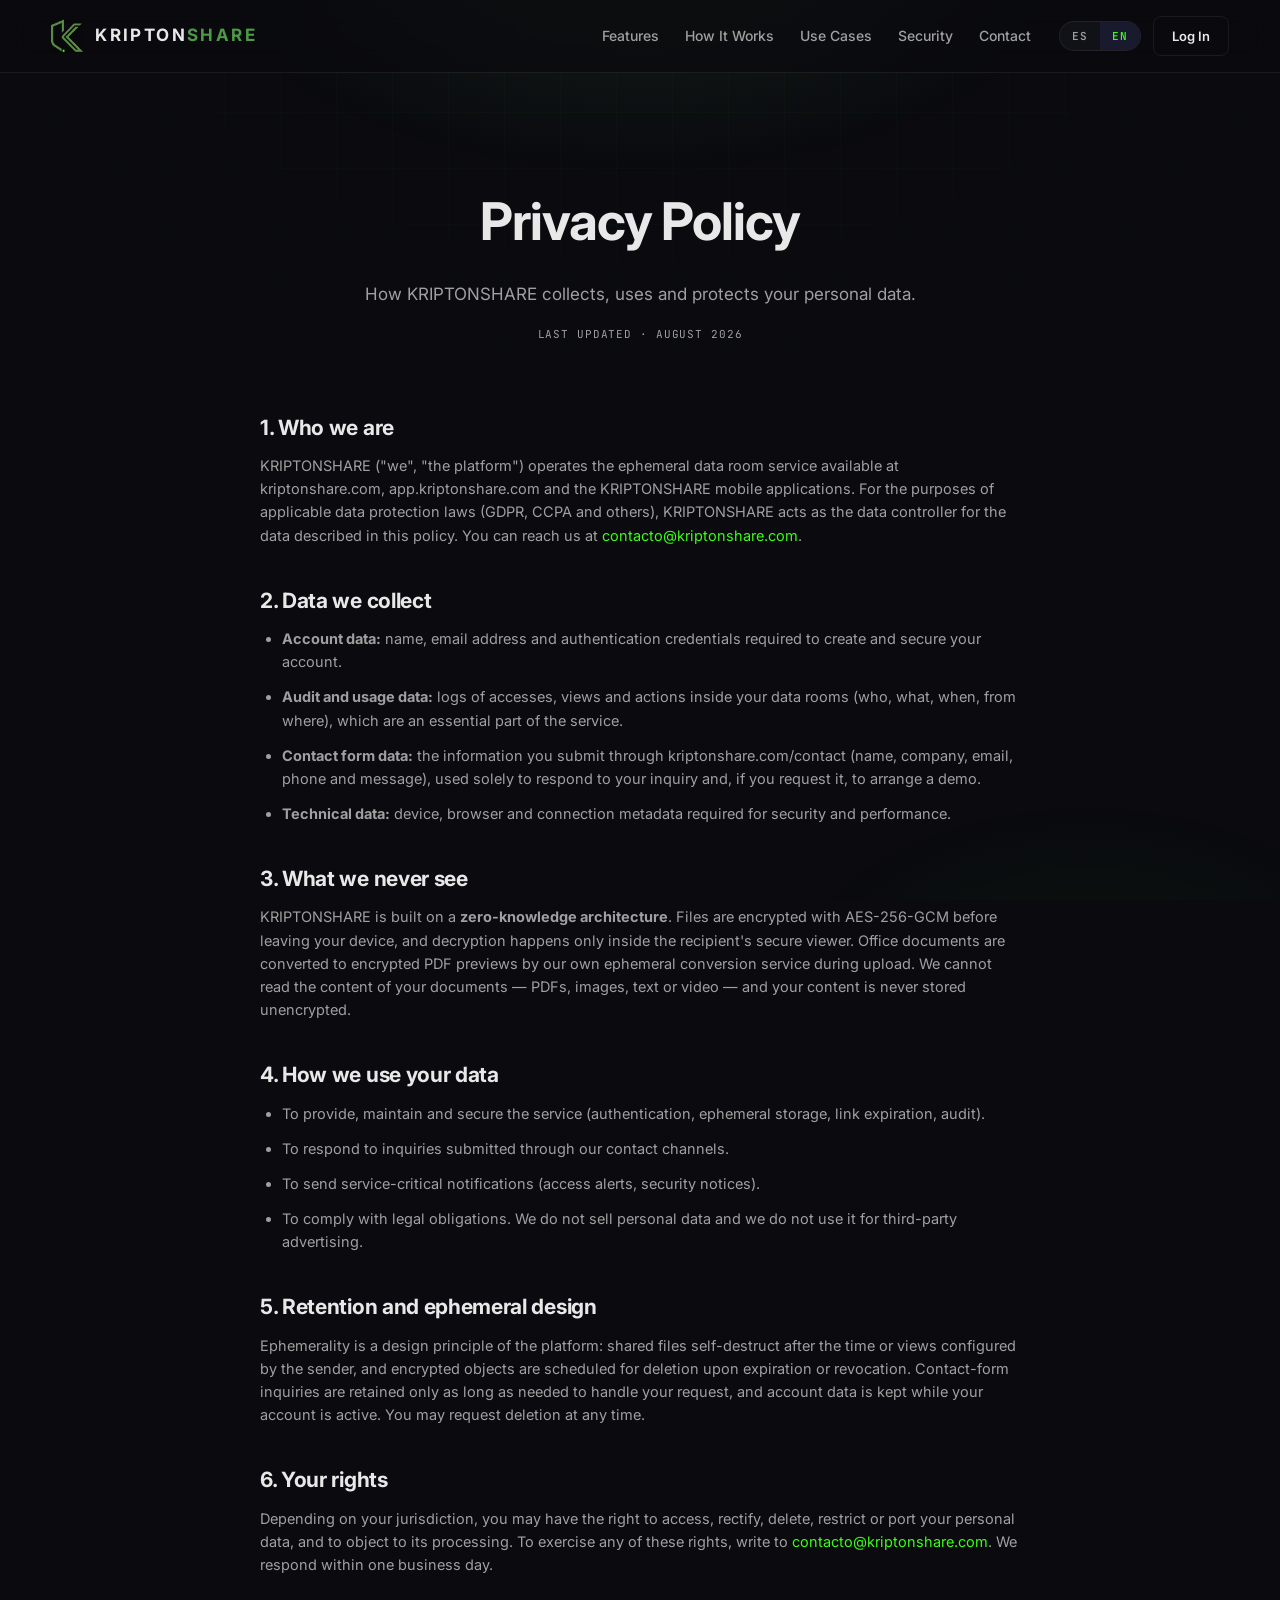
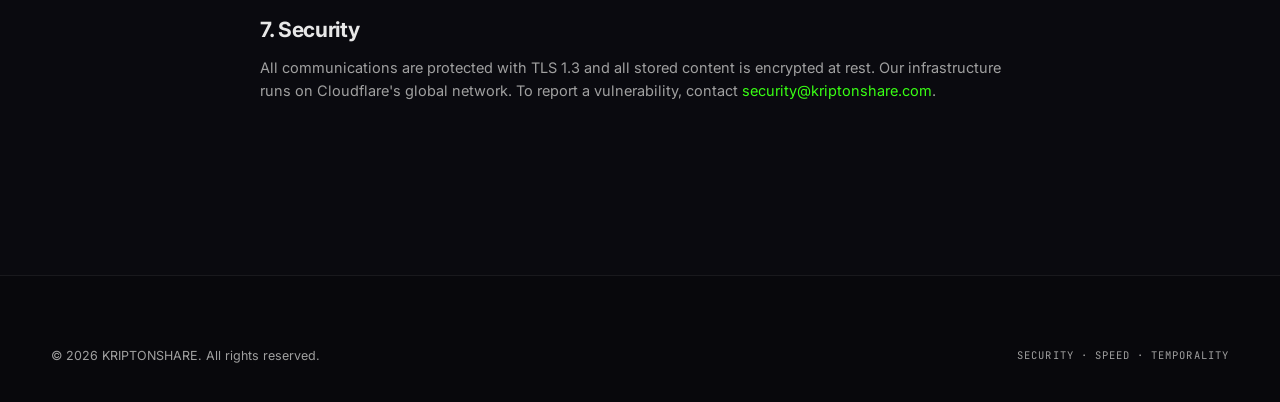
<file: privacy.html>
<!DOCTYPE html>
<html lang="en">
<head>
<meta charset="UTF-8">
<meta name="viewport" content="width=device-width, initial-scale=1.0">
<title>Privacy Policy — KRIPTONSHARE</title>
<meta name="description" content="How KRIPTONSHARE collects, uses and protects your personal data.">
<link rel="icon" type="image/png" href="assets/img/favicon.png">
<link rel="preconnect" href="https://fonts.googleapis.com">
<link rel="preconnect" href="https://fonts.gstatic.com" crossorigin>
<link href="https://fonts.googleapis.com/css2?family=Inter:wght@400;500;600;700&family=JetBrains+Mono:wght@400;500;600;700&display=swap" rel="stylesheet">
<link rel="stylesheet" href="assets/css/style.css">
</head>
<body data-page="privacy">
<div class="bg-glow"></div>
<div class="bg-grid"></div>

<header class="nav">
  <div class="container nav-inner">
    <a href="index.html" class="nav-logo">
      <img src="assets/img/logo-mark.png" alt="KRIPTONSHARE logo">
      <span class="nav-wordmark">KRIPTON<em>SHARE</em></span>
    </a>
    <nav class="nav-links">
      <a href="index.html#features" data-i18n="nav.features">Features</a>
      <a href="index.html#how" data-i18n="nav.how">How It Works</a>
      <a href="index.html#use-cases" data-i18n="nav.usecases">Use Cases</a>
      <a href="index.html#security" data-i18n="nav.security">Security</a>
      <a href="contact.html" data-i18n="nav.contact">Contact</a>
    </nav>
    <div class="nav-actions">
      <div class="lang-toggle">
        <button data-lang="es" onclick="KS_I18N.set('es')">ES</button>
        <button data-lang="en" onclick="KS_I18N.set('en')" class="active">EN</button>
      </div>
      <a class="btn btn-ghost btn-sm" href="https://app.kriptonshare.com" data-i18n="nav.login">Log In</a>
      <button class="hamburger" aria-label="Menu"><span></span><span></span><span></span></button>
    </div>
  </div>
</header>

<section class="page-hero" style="padding-bottom:30px">
  <div class="container">
    <h1 data-i18n="priv.title">Privacy Policy</h1>
    <p data-i18n="priv.sub"></p>
    <p class="updated mono" style="margin-top:18px;font-family:var(--font-mono);font-size:11px;color:var(--silver);letter-spacing:.08em" data-i18n="legal.updated"></p>
  </div>
</section>

<div class="container legal-body">

<div data-l="en">
<h2>1. Who we are</h2>
<p>KRIPTONSHARE ("we", "the platform") operates the ephemeral data room service available at kriptonshare.com, app.kriptonshare.com and the KRIPTONSHARE mobile applications. For the purposes of applicable data protection laws (GDPR, CCPA and others), KRIPTONSHARE acts as the data controller for the data described in this policy. You can reach us at <a href="mailto:contacto@kriptonshare.com" style="color:var(--electric-lime)">contacto@kriptonshare.com</a>.</p>

<h2>2. Data we collect</h2>
<ul>
<li><strong>Account data:</strong> name, email address and authentication credentials required to create and secure your account.</li>
<li><strong>Audit and usage data:</strong> logs of accesses, views and actions inside your data rooms (who, what, when, from where), which are an essential part of the service.</li>
<li><strong>Contact form data:</strong> the information you submit through kriptonshare.com/contact (name, company, email, phone and message), used solely to respond to your inquiry and, if you request it, to arrange a demo.</li>
<li><strong>Technical data:</strong> device, browser and connection metadata required for security and performance.</li>
</ul>

<h2>3. What we never see</h2>
<p>KRIPTONSHARE is built on a <strong>zero-knowledge architecture</strong>. Files are encrypted with AES-256-GCM before leaving your device, and decryption happens only inside the recipient's secure viewer. Office documents are converted to encrypted PDF previews by our own ephemeral conversion service during upload. We cannot read the content of your documents — PDFs, images, text or video — and your content is never stored unencrypted.</p>

<h2>4. How we use your data</h2>
<ul>
<li>To provide, maintain and secure the service (authentication, ephemeral storage, link expiration, audit).</li>
<li>To respond to inquiries submitted through our contact channels.</li>
<li>To send service-critical notifications (access alerts, security notices).</li>
<li>To comply with legal obligations. We do not sell personal data and we do not use it for third-party advertising.</li>
</ul>

<h2>5. Retention and ephemeral design</h2>
<p>Ephemerality is a design principle of the platform: shared files self-destruct after the time or views configured by the sender, and encrypted objects are scheduled for deletion upon expiration or revocation. Contact-form inquiries are retained only as long as needed to handle your request, and account data is kept while your account is active. You may request deletion at any time.</p>

<h2>6. Your rights</h2>
<p>Depending on your jurisdiction, you may have the right to access, rectify, delete, restrict or port your personal data, and to object to its processing. To exercise any of these rights, write to <a href="mailto:contacto@kriptonshare.com" style="color:var(--electric-lime)">contacto@kriptonshare.com</a>. We respond within one business day.</p>

<h2>7. Security</h2>
<p>All communications are protected with TLS 1.3 and all stored content is encrypted at rest. Our infrastructure runs on Cloudflare's global network. To report a vulnerability, contact <a href="mailto:security@kriptonshare.com" style="color:var(--electric-lime)">security@kriptonshare.com</a>.</p>
</div>

<div data-l="es">
<h2>1. Quiénes somos</h2>
<p>KRIPTONSHARE ("nosotros", "la plataforma") opera el servicio de data room efímero disponible en kriptonshare.com, app.kriptonshare.com y las aplicaciones móviles de KRIPTONSHARE. A efectos de las leyes de protección de datos aplicables (GDPR, CCPA y otras), KRIPTONSHARE actúa como responsable del tratamiento de los datos descritos en esta política. Puedes contactarnos en <a href="mailto:contacto@kriptonshare.com" style="color:var(--electric-lime)">contacto@kriptonshare.com</a>.</p>

<h2>2. Datos que recopilamos</h2>
<ul>
<li><strong>Datos de cuenta:</strong> nombre, dirección de email y credenciales de autenticación necesarias para crear y proteger tu cuenta.</li>
<li><strong>Datos de auditoría y uso:</strong> registros de accesos, visualizaciones y acciones dentro de tus data rooms (quién, qué, cuándo, desde dónde), que son parte esencial del servicio.</li>
<li><strong>Datos del formulario de contacto:</strong> la información que envías a través de kriptonshare.com/contact (nombre, empresa, email, teléfono y mensaje), usada únicamente para responder a tu consulta y, si lo solicitas, para agendar una demo.</li>
<li><strong>Datos técnicos:</strong> metadatos de dispositivo, navegador y conexión necesarios para la seguridad y el rendimiento.</li>
</ul>

<h2>3. Lo que nunca vemos</h2>
<p>KRIPTONSHARE está construido sobre una <strong>arquitectura zero-knowledge</strong>. Los archivos se cifran con AES-256-GCM antes de salir de tu dispositivo, y el descifrado ocurre solo dentro del visor seguro del receptor. Los documentos Office se convierten a vistas previas PDF cifradas por nuestro propio servicio efímero de conversión durante la subida. No podemos leer el contenido de tus documentos — PDFs, imágenes, texto o video — y tu contenido nunca se almacena sin cifrar.</p>

<h2>4. Cómo usamos tus datos</h2>
<ul>
<li>Para proveer, mantener y asegurar el servicio (autenticación, almacenamiento efímero, expiración de links, auditoría).</li>
<li>Para responder a las consultas enviadas por nuestros canales de contacto.</li>
<li>Para enviar notificaciones críticas del servicio (alertas de acceso, avisos de seguridad).</li>
<li>Para cumplir obligaciones legales. No vendemos datos personales ni los usamos para publicidad de terceros.</li>
</ul>

<h2>5. Retención y diseño efímero</h2>
<p>La efimeridad es un principio de diseño de la plataforma: los archivos compartidos se auto-destruyen tras el tiempo o las vistas configurados por el emisor, y los objetos cifrados se programan para eliminación al expirar o revocarse. Las consultas del formulario de contacto se conservan solo el tiempo necesario para atender tu solicitud, y los datos de cuenta se mantienen mientras tu cuenta esté activa. Puedes solicitar su eliminación en cualquier momento.</p>

<h2>6. Tus derechos</h2>
<p>Según tu jurisdicción, puedes tener derecho a acceder, rectificar, eliminar, restringir o portar tus datos personales, y a oponerte a su tratamiento. Para ejercer cualquiera de estos derechos, escribe a <a href="mailto:contacto@kriptonshare.com" style="color:var(--electric-lime)">contacto@kriptonshare.com</a>. Respondemos en un día hábil.</p>

<h2>7. Seguridad</h2>
<p>Todas las comunicaciones están protegidas con TLS 1.3 y todo el contenido almacenado está cifrado en reposo. Nuestra infraestructura opera sobre la red global de Cloudflare. Para reportar una vulnerabilidad, contacta a <a href="mailto:security@kriptonshare.com" style="color:var(--electric-lime)">security@kriptonshare.com</a>.</p>
</div>

</div>

<footer>
  <div class="container">
    <div class="footer-bottom" style="border-top:none;padding-top:0">
      <span data-i18n="footer.copy">© 2026 KRIPTONSHARE. All rights reserved.</span>
      <span class="mono" data-i18n="footer.tag">SECURITY · SPEED · TEMPORALITY</span>
    </div>
  </div>
</footer>

<script src="assets/js/i18n.js"></script>
<script src="assets/js/main.js"></script>
</body>
</html>
</file>
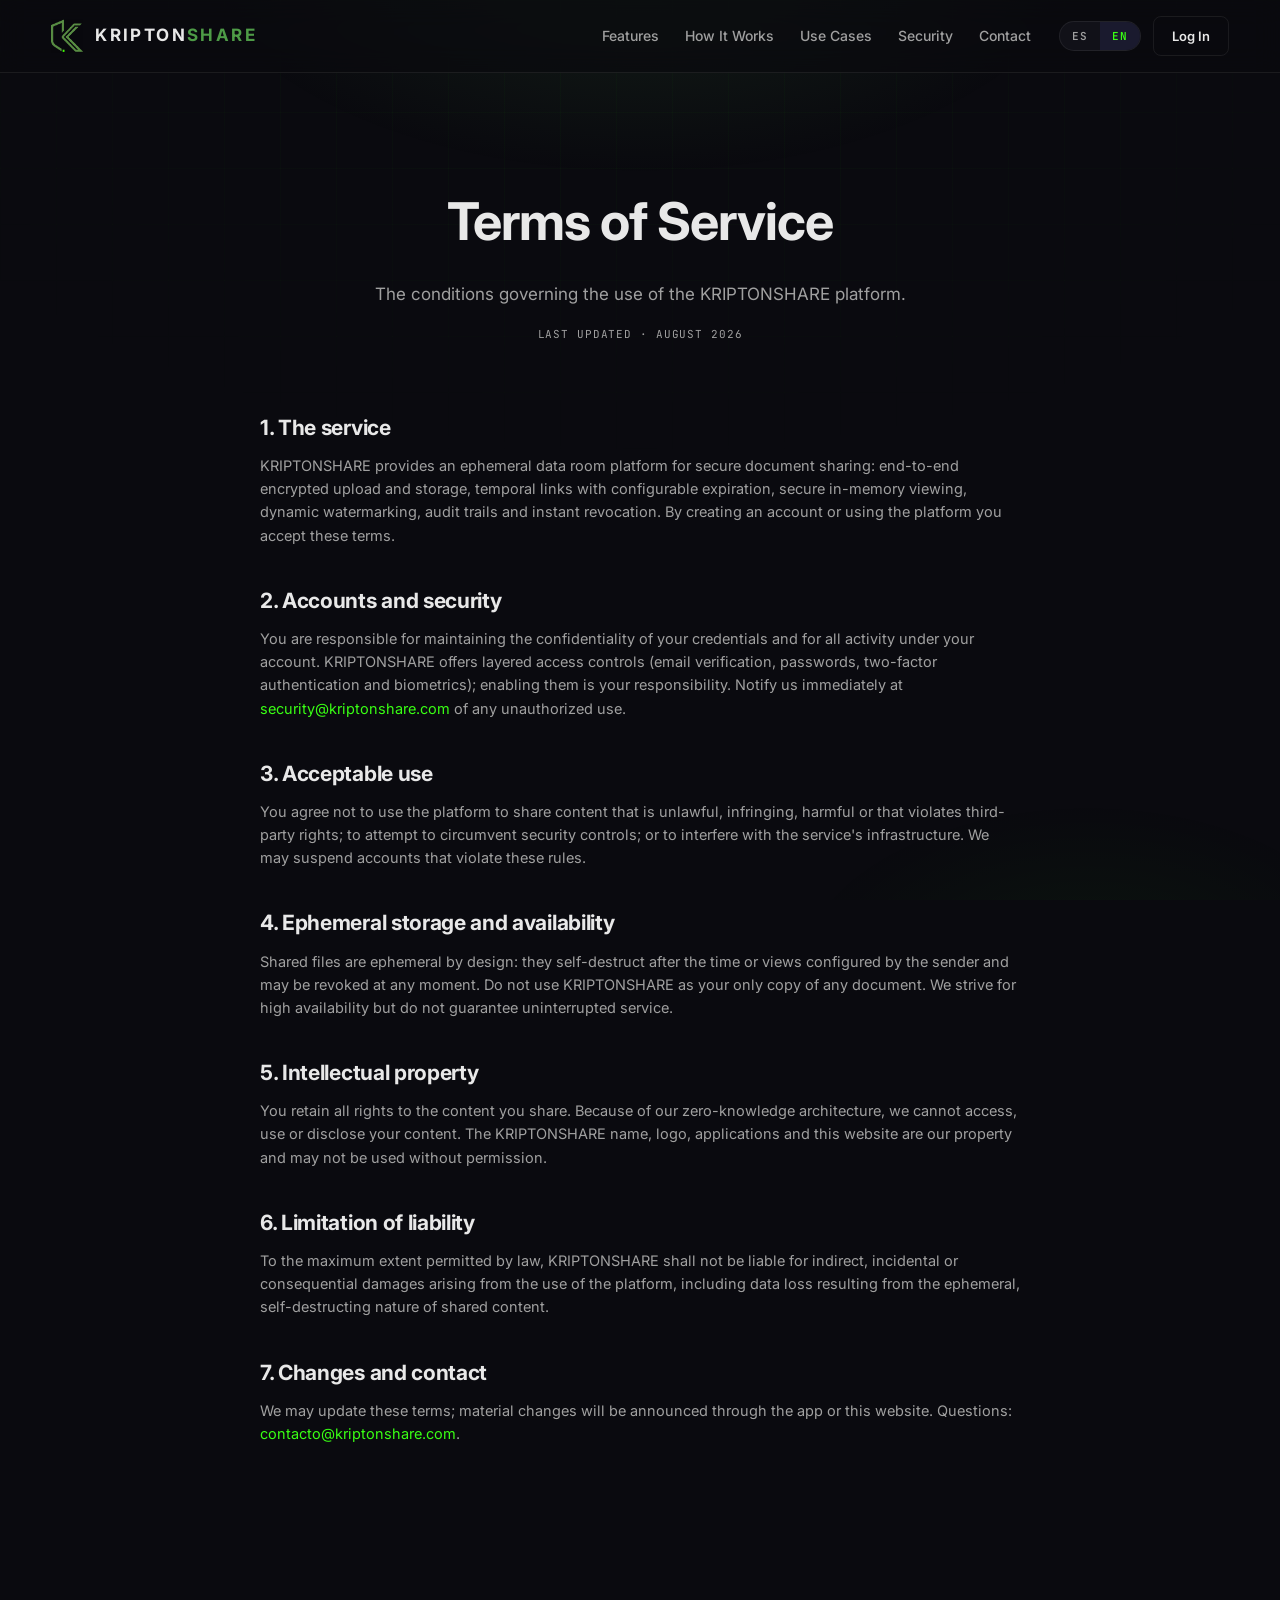
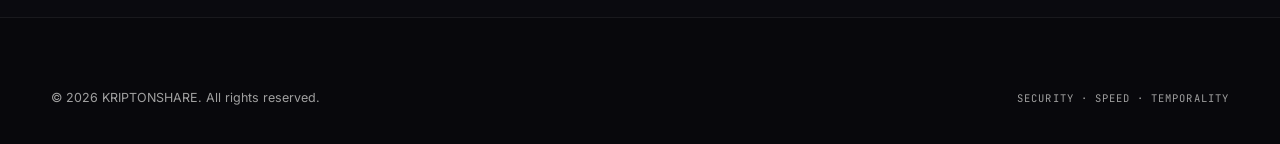
<file: terms.html>
<!DOCTYPE html>
<html lang="en">
<head>
<meta charset="UTF-8">
<meta name="viewport" content="width=device-width, initial-scale=1.0">
<title>Terms of Service — KRIPTONSHARE</title>
<meta name="description" content="The conditions governing the use of the KRIPTONSHARE platform.">
<link rel="icon" type="image/png" href="assets/img/favicon.png">
<link rel="preconnect" href="https://fonts.googleapis.com">
<link rel="preconnect" href="https://fonts.gstatic.com" crossorigin>
<link href="https://fonts.googleapis.com/css2?family=Inter:wght@400;500;600;700&family=JetBrains+Mono:wght@400;500;600;700&display=swap" rel="stylesheet">
<link rel="stylesheet" href="assets/css/style.css">
</head>
<body data-page="terms">
<div class="bg-glow"></div>
<div class="bg-grid"></div>

<header class="nav">
  <div class="container nav-inner">
    <a href="index.html" class="nav-logo">
      <img src="assets/img/logo-mark.png" alt="KRIPTONSHARE logo">
      <span class="nav-wordmark">KRIPTON<em>SHARE</em></span>
    </a>
    <nav class="nav-links">
      <a href="index.html#features" data-i18n="nav.features">Features</a>
      <a href="index.html#how" data-i18n="nav.how">How It Works</a>
      <a href="index.html#use-cases" data-i18n="nav.usecases">Use Cases</a>
      <a href="index.html#security" data-i18n="nav.security">Security</a>
      <a href="contact.html" data-i18n="nav.contact">Contact</a>
    </nav>
    <div class="nav-actions">
      <div class="lang-toggle">
        <button data-lang="es" onclick="KS_I18N.set('es')">ES</button>
        <button data-lang="en" onclick="KS_I18N.set('en')" class="active">EN</button>
      </div>
      <a class="btn btn-ghost btn-sm" href="https://app.kriptonshare.com" data-i18n="nav.login">Log In</a>
      <button class="hamburger" aria-label="Menu"><span></span><span></span><span></span></button>
    </div>
  </div>
</header>

<section class="page-hero" style="padding-bottom:30px">
  <div class="container">
    <h1 data-i18n="terms.title">Terms of Service</h1>
    <p data-i18n="terms.sub"></p>
    <p style="margin-top:18px;font-family:var(--font-mono);font-size:11px;color:var(--silver);letter-spacing:.08em" data-i18n="legal.updated"></p>
  </div>
</section>

<div class="container legal-body">

<div data-l="en">
<h2>1. The service</h2>
<p>KRIPTONSHARE provides an ephemeral data room platform for secure document sharing: end-to-end encrypted upload and storage, temporal links with configurable expiration, secure in-memory viewing, dynamic watermarking, audit trails and instant revocation. By creating an account or using the platform you accept these terms.</p>

<h2>2. Accounts and security</h2>
<p>You are responsible for maintaining the confidentiality of your credentials and for all activity under your account. KRIPTONSHARE offers layered access controls (email verification, passwords, two-factor authentication and biometrics); enabling them is your responsibility. Notify us immediately at <a href="mailto:security@kriptonshare.com" style="color:var(--electric-lime)">security@kriptonshare.com</a> of any unauthorized use.</p>

<h2>3. Acceptable use</h2>
<p>You agree not to use the platform to share content that is unlawful, infringing, harmful or that violates third-party rights; to attempt to circumvent security controls; or to interfere with the service's infrastructure. We may suspend accounts that violate these rules.</p>

<h2>4. Ephemeral storage and availability</h2>
<p>Shared files are ephemeral by design: they self-destruct after the time or views configured by the sender and may be revoked at any moment. Do not use KRIPTONSHARE as your only copy of any document. We strive for high availability but do not guarantee uninterrupted service.</p>

<h2>5. Intellectual property</h2>
<p>You retain all rights to the content you share. Because of our zero-knowledge architecture, we cannot access, use or disclose your content. The KRIPTONSHARE name, logo, applications and this website are our property and may not be used without permission.</p>

<h2>6. Limitation of liability</h2>
<p>To the maximum extent permitted by law, KRIPTONSHARE shall not be liable for indirect, incidental or consequential damages arising from the use of the platform, including data loss resulting from the ephemeral, self-destructing nature of shared content.</p>

<h2>7. Changes and contact</h2>
<p>We may update these terms; material changes will be announced through the app or this website. Questions: <a href="mailto:contacto@kriptonshare.com" style="color:var(--electric-lime)">contacto@kriptonshare.com</a>.</p>
</div>

<div data-l="es">
<h2>1. El servicio</h2>
<p>KRIPTONSHARE provee una plataforma de data room efímero para el intercambio seguro de documentos: subida y almacenamiento con cifrado de extremo a extremo, links temporales con expiración configurable, visualización segura en memoria, watermark dinámico, auditoría y revocación instantánea. Al crear una cuenta o usar la plataforma aceptas estos términos.</p>

<h2>2. Cuentas y seguridad</h2>
<p>Eres responsable de mantener la confidencialidad de tus credenciales y de toda la actividad bajo tu cuenta. KRIPTONSHARE ofrece controles de acceso por capas (verificación por email, contraseñas, autenticación de dos factores y biometría); activarlos es tu responsabilidad. Notifícanos de inmediato a <a href="mailto:security@kriptonshare.com" style="color:var(--electric-lime)">security@kriptonshare.com</a> cualquier uso no autorizado.</p>

<h2>3. Uso aceptable</h2>
<p>Te comprometes a no usar la plataforma para compartir contenido ilegal, infractor, dañino o que viole derechos de terceros; a no intentar eludir los controles de seguridad; ni a interferir con la infraestructura del servicio. Podemos suspender cuentas que violen estas reglas.</p>

<h2>4. Almacenamiento efímero y disponibilidad</h2>
<p>Los archivos compartidos son efímeros por diseño: se auto-destruyen tras el tiempo o las vistas configurados por el emisor y pueden revocarse en cualquier momento. No uses KRIPTONSHARE como tu única copia de ningún documento. Buscamos alta disponibilidad pero no garantizamos un servicio ininterrumpido.</p>

<h2>5. Propiedad intelectual</h2>
<p>Conservas todos los derechos sobre el contenido que compartes. Debido a nuestra arquitectura zero-knowledge, no podemos acceder, usar ni divulgar tu contenido. El nombre KRIPTONSHARE, su logo, sus aplicaciones y este sitio web son de nuestra propiedad y no pueden usarse sin permiso.</p>

<h2>6. Limitación de responsabilidad</h2>
<p>En la máxima medida permitida por la ley, KRIPTONSHARE no será responsable por daños indirectos, incidentales o consecuentes derivados del uso de la plataforma, incluida la pérdida de datos resultante de la naturaleza efímera y auto-destructible del contenido compartido.</p>

<h2>7. Cambios y contacto</h2>
<p>Podemos actualizar estos términos; los cambios relevantes se anunciarán a través de la app o de este sitio web. Preguntas: <a href="mailto:contacto@kriptonshare.com" style="color:var(--electric-lime)">contacto@kriptonshare.com</a>.</p>
</div>

</div>

<footer>
  <div class="container">
    <div class="footer-bottom" style="border-top:none;padding-top:0">
      <span data-i18n="footer.copy">© 2026 KRIPTONSHARE. All rights reserved.</span>
      <span class="mono" data-i18n="footer.tag">SECURITY · SPEED · TEMPORALITY</span>
    </div>
  </div>
</footer>

<script src="assets/js/i18n.js"></script>
<script src="assets/js/main.js"></script>
</body>
</html>
</file>
<file: assets/css/style.css>
/* ============================================================
   KRIPTONSHARE — Website
   Design System: Dark-first, WCAG 2.1 AA/AAA
   Tokens tomados de la app (lib/app/config/theme/app_theme.dart)
   ============================================================ */

:root {
  --charcoal-deep: #0A0A0F;
  --charcoal-black: #121212;
  --ink: #2B2B2B;
  --ink-deep: #1A1A2E;
  --electric-lime: #39FF14;
  --muted-green: #4E9B47;
  --platinum: #E8E8E8;
  --silver: #A0A0A0;
  --crimson: #FF3B30;
  --border: rgba(255, 255, 255, 0.07);
  --border-lime: rgba(57, 255, 20, 0.35);
  --surface: #111118;
  --surface-2: #15151F;
  --radius-card: 8px;
  --radius-input: 12px;
  --radius-modal: 20px;
  --font-ui: 'Inter', -apple-system, BlinkMacSystemFont, 'Segoe UI', sans-serif;
  --font-mono: 'JetBrains Mono', 'SFMono', ui-monospace, monospace;
}

* { margin: 0; padding: 0; box-sizing: border-box; }

html { scroll-behavior: smooth; }

body {
  background: var(--charcoal-deep);
  color: var(--platinum);
  font-family: var(--font-ui);
  font-size: 16px;
  line-height: 1.6;
  -webkit-font-smoothing: antialiased;
  overflow-x: hidden;
}

::selection { background: var(--electric-lime); color: var(--charcoal-black); }

img { max-width: 100%; display: block; }
a { color: inherit; text-decoration: none; }
ul { list-style: none; }

.container { width: min(1180px, 92%); margin: 0 auto; }
.mono { font-family: var(--font-mono); }

/* ---------- Background texture ---------- */
.bg-grid {
  position: fixed;
  inset: 0;
  z-index: -2;
  background-image:
    linear-gradient(rgba(57, 255, 20, 0.025) 1px, transparent 1px),
    linear-gradient(90deg, rgba(57, 255, 20, 0.025) 1px, transparent 1px);
  background-size: 56px 56px;
  mask-image: radial-gradient(ellipse 90% 70% at 50% 0%, #000 30%, transparent 75%);
}
.bg-glow {
  position: fixed;
  inset: 0;
  z-index: -3;
  background:
    radial-gradient(ellipse 55% 42% at 50% -8%, rgba(78, 155, 71, 0.16), transparent 65%),
    radial-gradient(ellipse 40% 35% at 85% 110%, rgba(57, 255, 20, 0.05), transparent 60%);
}

/* ---------- Navbar ---------- */
.nav {
  position: fixed;
  top: 0; left: 0; right: 0;
  z-index: 100;
  backdrop-filter: blur(14px);
  background: rgba(10, 10, 15, 0.72);
  border-bottom: 1px solid var(--border);
}
.nav-inner {
  display: flex;
  align-items: center;
  gap: 28px;
  height: 72px;
}
.nav-logo { display: flex; align-items: center; gap: 12px; flex-shrink: 0; }
.nav-logo img { height: 34px; width: auto; }
.nav-wordmark {
  font-weight: 700;
  font-size: 17px;
  letter-spacing: 0.14em;
  color: var(--platinum);
}
.nav-wordmark em { font-style: normal; color: var(--muted-green); }
.nav-links { display: flex; align-items: center; gap: 26px; margin-left: auto; }
.nav-links a {
  font-size: 14px;
  font-weight: 500;
  color: var(--silver);
  transition: color 0.2s;
}
.nav-links a:hover, .nav-links a.active { color: var(--platinum); }
.nav-actions { display: flex; align-items: center; gap: 12px; }

.lang-toggle {
  display: flex;
  border: 1px solid var(--border);
  border-radius: 999px;
  overflow: hidden;
  background: var(--surface);
}
.lang-toggle button {
  background: none;
  border: none;
  color: var(--silver);
  font-family: var(--font-mono);
  font-size: 11px;
  font-weight: 600;
  letter-spacing: 0.08em;
  padding: 7px 12px;
  cursor: pointer;
  transition: all 0.2s;
}
.lang-toggle button.active { background: var(--ink-deep); color: var(--electric-lime); }

.btn {
  display: inline-flex;
  align-items: center;
  justify-content: center;
  gap: 8px;
  font-family: var(--font-ui);
  font-size: 14px;
  font-weight: 600;
  padding: 12px 24px;
  border-radius: var(--radius-card);
  border: 1px solid transparent;
  cursor: pointer;
  transition: transform 0.15s, box-shadow 0.2s, background 0.2s, color 0.2s;
  white-space: nowrap;
}
.btn-lime {
  background: var(--electric-lime);
  color: var(--charcoal-black);
}
.btn-lime:hover { transform: translateY(-2px); box-shadow: 0 8px 28px rgba(57, 255, 20, 0.28); }
.btn-ghost {
  background: transparent;
  color: var(--platinum);
  border-color: var(--border);
}
.btn-ghost:hover { border-color: var(--border-lime); color: var(--electric-lime); }
.btn-outline-lime {
  background: transparent;
  color: var(--electric-lime);
  border-color: var(--border-lime);
}
.btn-outline-lime:hover { background: rgba(57, 255, 20, 0.08); }
.btn-sm { padding: 9px 18px; font-size: 13px; }
.btn-lg { padding: 16px 32px; font-size: 15px; }
.btn-block { width: 100%; }

.hamburger {
  display: none;
  background: none;
  border: 1px solid var(--border);
  border-radius: 8px;
  width: 42px; height: 42px;
  cursor: pointer;
  flex-direction: column;
  align-items: center;
  justify-content: center;
  gap: 5px;
}
.hamburger span { display: block; width: 18px; height: 2px; background: var(--platinum); transition: 0.25s; }
.hamburger.open span:nth-child(1) { transform: translateY(7px) rotate(45deg); }
.hamburger.open span:nth-child(2) { opacity: 0; }
.hamburger.open span:nth-child(3) { transform: translateY(-7px) rotate(-45deg); }

/* ---------- Hero ---------- */
.hero {
  padding: 190px 0 110px;
  position: relative;
}
.hero-inner {
  display: grid;
  grid-template-columns: 1.05fr 0.95fr;
  gap: 64px;
  align-items: center;
}
.eyebrow {
  display: inline-flex;
  align-items: center;
  gap: 10px;
  font-family: var(--font-mono);
  font-size: 11.5px;
  letter-spacing: 0.14em;
  text-transform: uppercase;
  color: var(--electric-lime);
  border: 1px solid var(--border-lime);
  background: rgba(57, 255, 20, 0.06);
  padding: 8px 16px;
  border-radius: 999px;
  margin-bottom: 28px;
}
.eyebrow::before {
  content: '';
  width: 7px; height: 7px;
  border-radius: 50%;
  background: var(--electric-lime);
  box-shadow: 0 0 10px var(--electric-lime);
  animation: pulse 2s infinite;
}
@keyframes pulse { 0%,100% { opacity: 1; } 50% { opacity: 0.35; } }

.hero h1 {
  font-size: clamp(38px, 5.2vw, 60px);
  font-weight: 700;
  line-height: 1.08;
  letter-spacing: -0.02em;
  margin-bottom: 24px;
}
.hero h1 .accent,
.accent {
  color: var(--electric-lime);
  text-shadow: 0 0 34px rgba(57, 255, 20, 0.35);
}
.hero-sub {
  font-size: 18px;
  color: var(--silver);
  max-width: 520px;
  margin-bottom: 38px;
}
.hero-sub strong { color: var(--platinum); font-weight: 600; }
.hero-ctas { display: flex; gap: 14px; flex-wrap: wrap; }
.hero-note {
  margin-top: 22px;
  font-family: var(--font-mono);
  font-size: 11.5px;
  color: var(--silver);
  letter-spacing: 0.04em;
  display: flex;
  gap: 8px;
  align-items: center;
}
.hero-note svg { flex-shrink: 0; }

/* Hero visual — secure link card */
.hero-visual { position: relative; display: flex; justify-content: center; }
.link-card {
  position: relative;
  width: min(420px, 100%);
  background: linear-gradient(160deg, var(--surface-2), var(--surface));
  border: 1px solid var(--border);
  border-radius: var(--radius-modal);
  padding: 30px;
  box-shadow: 0 30px 80px rgba(0, 0, 0, 0.55), 0 0 0 1px rgba(57, 255, 20, 0.05);
  animation: float 7s ease-in-out infinite;
}
@keyframes float { 0%,100% { transform: translateY(0); } 50% { transform: translateY(-14px); } }
.link-card-head {
  display: flex;
  align-items: center;
  gap: 12px;
  margin-bottom: 24px;
}
.link-card-head img { height: 30px; width: auto; }
.link-card-head .file-meta { font-size: 13px; }
.link-card-head .file-meta .fname { font-weight: 600; color: var(--platinum); }
.link-card-head .file-meta .fsize { font-family: var(--font-mono); font-size: 10.5px; color: var(--silver); }
.gauge-wrap { display: flex; align-items: center; gap: 22px; margin-bottom: 24px; }
.gauge { position: relative; width: 108px; height: 108px; flex-shrink: 0; }
.gauge svg { transform: rotate(-90deg); }
.gauge .gauge-txt {
  position: absolute; inset: 0;
  display: flex; flex-direction: column;
  align-items: center; justify-content: center;
}
.gauge .gauge-txt b { font-family: var(--font-mono); font-size: 17px; color: var(--electric-lime); font-weight: 600; }
.gauge .gauge-txt small { font-family: var(--font-mono); font-size: 9px; color: var(--silver); letter-spacing: 0.1em; }
.gauge-info { display: flex; flex-direction: column; gap: 9px; font-size: 13px; color: var(--silver); }
.gauge-info div { display: flex; gap: 9px; align-items: center; }
.gauge-info .dot { width: 6px; height: 6px; border-radius: 50%; background: var(--muted-green); flex-shrink: 0; }
.gauge-info b { color: var(--platinum); font-weight: 600; }
.link-card-flags { display: flex; flex-wrap: wrap; gap: 8px; }
.flag {
  font-family: var(--font-mono);
  font-size: 10px;
  letter-spacing: 0.06em;
  color: var(--silver);
  border: 1px solid var(--border);
  background: var(--ink-deep);
  padding: 6px 11px;
  border-radius: 999px;
}
.flag.on { color: var(--electric-lime); border-color: var(--border-lime); }
.self-destruct {
  margin-top: 22px;
  padding-top: 18px;
  border-top: 1px dashed var(--border);
  font-family: var(--font-mono);
  font-size: 11px;
  color: var(--silver);
  display: flex;
  justify-content: space-between;
  align-items: center;
}
.self-destruct b { color: var(--crimson); font-weight: 500; }
.badge-float {
  position: absolute;
  font-family: var(--font-mono);
  font-size: 10.5px;
  letter-spacing: 0.08em;
  padding: 9px 14px;
  border-radius: 10px;
  border: 1px solid var(--border-lime);
  background: rgba(18, 18, 18, 0.9);
  color: var(--electric-lime);
  box-shadow: 0 12px 30px rgba(0,0,0,0.5);
  backdrop-filter: blur(6px);
}
.badge-1 { top: 4%; right: 1%; animation: float 6s ease-in-out infinite 0.8s; }
.badge-2 { bottom: 7%; left: 1%; animation: float 8s ease-in-out infinite 0.3s; }

/* ---------- Trust bar ---------- */
.trustbar {
  border-top: 1px solid var(--border);
  border-bottom: 1px solid var(--border);
  background: rgba(18, 18, 18, 0.5);
  padding: 22px 0;
}
.trustbar-inner {
  display: flex;
  flex-wrap: wrap;
  justify-content: center;
  gap: 14px 44px;
}
.trustbar span {
  font-family: var(--font-mono);
  font-size: 11.5px;
  letter-spacing: 0.12em;
  color: var(--silver);
  display: flex;
  align-items: center;
  gap: 9px;
}
.trustbar span i { color: var(--muted-green); font-style: normal; }

/* ---------- Sections ---------- */
section { padding: 100px 0; }
.section-head { max-width: 680px; margin-bottom: 60px; }
.section-head.center { margin-left: auto; margin-right: auto; text-align: center; }
.kicker {
  font-family: var(--font-mono);
  font-size: 11.5px;
  letter-spacing: 0.16em;
  text-transform: uppercase;
  color: var(--electric-lime);
  margin-bottom: 16px;
  display: block;
}
h2 {
  font-size: clamp(28px, 3.6vw, 42px);
  font-weight: 700;
  letter-spacing: -0.015em;
  line-height: 1.15;
  margin-bottom: 18px;
}
.section-head p { color: var(--silver); font-size: 17px; }

/* Problem */
.problem-grid { display: grid; grid-template-columns: 1fr 1fr; gap: 60px; align-items: center; }
.problem-list { display: flex; flex-direction: column; gap: 18px; }
.problem-item {
  display: flex;
  gap: 16px;
  background: var(--surface);
  border: 1px solid var(--border);
  border-radius: var(--radius-card);
  padding: 20px 22px;
}
.problem-item .icon {
  width: 40px; height: 40px;
  border-radius: 8px;
  background: rgba(255, 59, 48, 0.1);
  display: flex; align-items: center; justify-content: center;
  flex-shrink: 0;
}
.problem-item h3 { font-size: 15.5px; font-weight: 600; margin-bottom: 4px; }
.problem-item p { font-size: 13.5px; color: var(--silver); }
.stat-panel {
  background: linear-gradient(160deg, var(--surface-2), var(--surface));
  border: 1px solid var(--border);
  border-radius: var(--radius-modal);
  padding: 44px;
  display: grid;
  grid-template-columns: 1fr 1fr;
  gap: 36px;
}
.stat b {
  display: block;
  font-family: var(--font-mono);
  font-size: clamp(28px, 3vw, 38px);
  font-weight: 600;
  color: var(--electric-lime);
  margin-bottom: 6px;
}
.stat span { font-size: 13px; color: var(--silver); line-height: 1.45; display: block; }

/* How it works */
.steps { display: flex; flex-direction: column; gap: 0; position: relative; max-width: 780px; margin: 0 auto; }
.step {
  display: grid;
  grid-template-columns: 64px 1fr;
  gap: 26px;
  padding: 30px 0;
  position: relative;
}
.step:not(:last-child)::before {
  content: '';
  position: absolute;
  left: 31px; top: 92px; bottom: -8px;
  width: 2px;
  background: linear-gradient(var(--muted-green), transparent);
}
.step-num {
  width: 64px; height: 64px;
  border-radius: 50%;
  border: 1px solid var(--border-lime);
  background: var(--surface-2);
  display: flex; align-items: center; justify-content: center;
  font-family: var(--font-mono);
  color: var(--electric-lime);
  font-size: 15px;
  font-weight: 600;
  position: relative; z-index: 1;
}
.step h3 { font-size: 19px; font-weight: 600; margin-bottom: 7px; }
.step h3 .mono { font-size: 12px; color: var(--electric-lime); margin-left: 10px; letter-spacing: 0.08em; }
.step p { color: var(--silver); font-size: 15px; max-width: 560px; }

/* Features */
.features-grid {
  display: grid;
  grid-template-columns: repeat(3, 1fr);
  gap: 20px;
}
.feature-card {
  background: var(--surface);
  border: 1px solid var(--border);
  border-radius: var(--radius-card);
  padding: 30px 28px;
  transition: transform 0.25s, border-color 0.25s, box-shadow 0.25s;
  position: relative;
  overflow: hidden;
}
.feature-card::after {
  content: '';
  position: absolute;
  inset: 0;
  background: radial-gradient(circle at 50% -20%, rgba(57, 255, 20, 0.07), transparent 60%);
  opacity: 0;
  transition: opacity 0.3s;
}
.feature-card:hover { transform: translateY(-5px); border-color: var(--border-lime); box-shadow: 0 18px 44px rgba(0,0,0,0.45); }
.feature-card:hover::after { opacity: 1; }
.feature-icon {
  width: 46px; height: 46px;
  border-radius: 10px;
  background: rgba(57, 255, 20, 0.08);
  border: 1px solid var(--border-lime);
  display: flex; align-items: center; justify-content: center;
  margin-bottom: 20px;
}
.feature-card h3 { font-size: 16.5px; font-weight: 600; margin-bottom: 9px; }
.feature-card p { font-size: 13.5px; color: var(--silver); line-height: 1.55; }

/* Ephemeral band */
.ephemeral {
  background: linear-gradient(160deg, #0d130c, var(--surface));
  border-top: 1px solid var(--border);
  border-bottom: 1px solid var(--border);
}
.ephemeral-grid { display: grid; grid-template-columns: 1fr 1fr; gap: 64px; align-items: center; }
.ephemeral-list { display: flex; flex-direction: column; gap: 14px; margin-top: 30px; }
.ephemeral-list li {
  display: flex; gap: 13px; align-items: flex-start;
  font-size: 15px; color: var(--silver);
}
.ephemeral-list li svg { flex-shrink: 0; margin-top: 3px; }
.ephemeral-list li b { color: var(--platinum); font-weight: 600; }
.timer-visual {
  background: var(--charcoal-black);
  border: 1px solid var(--border-lime);
  border-radius: var(--radius-modal);
  padding: 42px 36px;
  text-align: center;
  box-shadow: 0 0 60px rgba(57, 255, 20, 0.07), inset 0 0 60px rgba(57, 255, 20, 0.03);
}
.timer-visual .t-label { font-family: var(--font-mono); font-size: 11px; letter-spacing: 0.18em; color: var(--silver); text-transform: uppercase; }
.timer-visual .t-count {
  font-family: var(--font-mono);
  font-size: clamp(44px, 5vw, 64px);
  font-weight: 700;
  color: var(--electric-lime);
  text-shadow: 0 0 30px rgba(57, 255, 20, 0.45);
  margin: 12px 0;
  font-variant-numeric: tabular-nums;
}
.timer-visual .t-bar { height: 6px; border-radius: 3px; background: var(--ink-deep); overflow: hidden; margin: 22px 0 14px; }
.timer-visual .t-bar i { display: block; height: 100%; width: 62%; background: linear-gradient(90deg, var(--muted-green), var(--electric-lime)); border-radius: 3px; animation: drain 8s linear infinite; }
@keyframes drain { from { width: 100%; } to { width: 4%; } }
.timer-visual .t-note { font-size: 13px; color: var(--silver); }

/* Use cases */
.uc-grid { display: grid; grid-template-columns: repeat(3, 1fr); gap: 20px; }
.uc-card {
  border: 1px solid var(--border);
  border-radius: var(--radius-card);
  padding: 30px 28px;
  background: var(--surface);
  transition: border-color 0.25s, transform 0.25s;
}
.uc-card:hover { border-color: var(--border-lime); transform: translateY(-4px); }
.uc-card .uc-tag {
  font-family: var(--font-mono);
  font-size: 10px;
  letter-spacing: 0.14em;
  color: var(--electric-lime);
  text-transform: uppercase;
  display: block;
  margin-bottom: 14px;
}
.uc-card h3 { font-size: 17px; font-weight: 600; margin-bottom: 9px; }
.uc-card p { font-size: 13.5px; color: var(--silver); }
.uc-card.wide { grid-column: span 2; background: linear-gradient(140deg, var(--surface-2), var(--surface)); }

/* Security */
.security-grid { display: grid; grid-template-columns: 0.9fr 1.1fr; gap: 60px; align-items: start; }
.sec-list { display: grid; grid-template-columns: 1fr 1fr; gap: 16px; }
.sec-item {
  border: 1px solid var(--border);
  background: var(--surface);
  border-radius: var(--radius-card);
  padding: 22px;
}
.sec-item .mono { font-size: 10.5px; color: var(--electric-lime); letter-spacing: 0.1em; display: block; margin-bottom: 8px; }
.sec-item h4 { font-size: 14.5px; font-weight: 600; margin-bottom: 5px; }
.sec-item p { font-size: 12.5px; color: var(--silver); }
.zk-note {
  margin-top: 26px;
  border: 1px dashed var(--border-lime);
  border-radius: var(--radius-input);
  padding: 18px 22px;
  font-size: 13.5px;
  color: var(--silver);
  background: rgba(57, 255, 20, 0.04);
}
.zk-note b { color: var(--electric-lime); font-weight: 600; }

/* CTA band */
.cta-band {
  position: relative;
  border: 1px solid var(--border-lime);
  border-radius: var(--radius-modal);
  background:
    radial-gradient(ellipse 70% 120% at 50% -30%, rgba(57, 255, 20, 0.12), transparent 60%),
    linear-gradient(160deg, var(--surface-2), var(--surface));
  padding: 76px 40px;
  text-align: center;
  overflow: hidden;
}
.cta-band h2 { max-width: 640px; margin-left: auto; margin-right: auto; }
.cta-band p { color: var(--silver); max-width: 520px; margin: 0 auto 36px; font-size: 16.5px; }
.cta-band .hero-ctas { justify-content: center; }

/* ---------- Footer ---------- */
footer {
  border-top: 1px solid var(--border);
  padding: 70px 0 36px;
  background: #08080c;
  margin-top: 100px;
}
.footer-grid { display: grid; grid-template-columns: 1.6fr 1fr 1fr 1fr; gap: 44px; margin-bottom: 54px; }
.footer-brand img { height: 40px; width: auto; margin-bottom: 18px; }
.footer-brand p { font-size: 13.5px; color: var(--silver); max-width: 300px; }
.footer-col h4 {
  font-family: var(--font-mono);
  font-size: 11px;
  letter-spacing: 0.14em;
  text-transform: uppercase;
  color: var(--silver);
  margin-bottom: 18px;
}
.footer-col ul { display: flex; flex-direction: column; gap: 11px; }
.footer-col a { font-size: 14px; color: var(--silver); transition: color 0.2s; }
.footer-col a:hover { color: var(--electric-lime); }
.footer-bottom {
  border-top: 1px solid var(--border);
  padding-top: 28px;
  display: flex;
  justify-content: space-between;
  align-items: center;
  flex-wrap: wrap;
  gap: 14px;
  font-size: 12.5px;
  color: var(--silver);
}
.footer-bottom .mono { font-size: 10.5px; letter-spacing: 0.1em; }

/* ---------- Contact page ---------- */
.page-hero { padding: 180px 0 70px; text-align: center; }
.page-hero h1 { font-size: clamp(34px, 4.6vw, 52px); font-weight: 700; letter-spacing: -0.02em; margin-bottom: 18px; }
.page-hero p { color: var(--silver); font-size: 17px; max-width: 560px; margin: 0 auto; }
.contact-grid { display: grid; grid-template-columns: 1fr 1.25fr; gap: 56px; align-items: start; padding-bottom: 40px; }
.contact-info h2 { font-size: 24px; margin-bottom: 14px; }
.contact-info > p { color: var(--silver); font-size: 15px; margin-bottom: 34px; }
.contact-methods { display: flex; flex-direction: column; gap: 16px; }
.contact-method {
  display: flex; gap: 16px; align-items: center;
  border: 1px solid var(--border);
  background: var(--surface);
  border-radius: var(--radius-card);
  padding: 20px 22px;
  transition: border-color 0.2s;
}
.contact-method:hover { border-color: var(--border-lime); }
.contact-method .icon {
  width: 44px; height: 44px; border-radius: 10px;
  background: rgba(57,255,20,0.08);
  border: 1px solid var(--border-lime);
  display: flex; align-items: center; justify-content: center;
  flex-shrink: 0;
}
.contact-method b { display: block; font-size: 14.5px; font-weight: 600; }
.contact-method span { font-size: 13px; color: var(--silver); }
.contact-expect {
  margin-top: 30px;
  border-left: 2px solid var(--electric-lime);
  padding: 6px 0 6px 20px;
  font-size: 13.5px;
  color: var(--silver);
}
.contact-expect b { color: var(--platinum); }

.form-card {
  background: linear-gradient(160deg, var(--surface-2), var(--surface));
  border: 1px solid var(--border);
  border-radius: var(--radius-modal);
  padding: 42px;
}
.form-row { display: grid; grid-template-columns: 1fr 1fr; gap: 18px; }
.form-group { margin-bottom: 20px; }
.form-group label {
  display: block;
  font-size: 13px;
  font-weight: 600;
  margin-bottom: 8px;
}
.form-group label .req { color: var(--electric-lime); }
.form-group input,
.form-group select,
.form-group textarea {
  width: 100%;
  background: var(--ink-deep);
  border: 1px solid #3A3A3A;
  border-radius: var(--radius-input);
  color: var(--platinum);
  font-family: var(--font-ui);
  font-size: 14.5px;
  padding: 13px 16px;
  outline: none;
  transition: border-color 0.2s, box-shadow 0.2s;
}
.form-group textarea { resize: vertical; min-height: 130px; }
.form-group select { appearance: none; background-image: url("data:image/svg+xml,%3Csvg xmlns='http://www.w3.org/2000/svg' width='12' height='8' viewBox='0 0 12 8'%3E%3Cpath d='M1 1l5 5 5-5' stroke='%23A0A0A0' stroke-width='2' fill='none' stroke-linecap='round'/%3E%3C/svg%3E"); background-repeat: no-repeat; background-position: right 16px center; }
.form-group input:focus, .form-group select:focus, .form-group textarea:focus {
  border-color: var(--muted-green);
  box-shadow: 0 0 0 3px rgba(78, 155, 71, 0.18);
}
.form-group input::placeholder, .form-group textarea::placeholder { color: var(--silver); }
.consent { display: flex; gap: 12px; align-items: flex-start; font-size: 12.5px; color: var(--silver); margin-bottom: 26px; }
.consent input { margin-top: 3px; accent-color: var(--electric-lime); width: 16px; height: 16px; flex-shrink: 0; }
.consent a { color: var(--electric-lime); text-decoration: underline; }
.form-status {
  display: none;
  border-radius: var(--radius-input);
  padding: 16px 20px;
  font-size: 14px;
  margin-top: 20px;
}
.form-status.ok { display: block; background: rgba(57, 255, 20, 0.08); border: 1px solid var(--border-lime); color: var(--electric-lime); }
.form-status.err { display: block; background: rgba(255, 59, 48, 0.08); border: 1px solid rgba(255, 59, 48, 0.4); color: #ff8a83; }
.form-status a { color: var(--electric-lime); text-decoration: underline; }

/* ---------- Legal pages ---------- */
.legal-body { max-width: 760px; margin: 0 auto; padding-bottom: 60px; }
.legal-body h2 { font-size: 21px; margin: 42px 0 14px; }
.legal-body p, .legal-body li { color: var(--silver); font-size: 14.5px; margin-bottom: 12px; }
.legal-body ul { list-style: disc; padding-left: 22px; }
.legal-body .updated { font-family: var(--font-mono); font-size: 11px; color: var(--silver); letter-spacing: 0.08em; }

/* ---------- Language blocks (legal pages) ---------- */
body.lang-en [data-l="es"] { display: none; }
body.lang-es [data-l="en"] { display: none; }

/* ---------- Reveal animation ---------- */
.reveal { opacity: 0; transform: translateY(26px); transition: opacity 0.7s ease, transform 0.7s ease; }
.reveal.visible { opacity: 1; transform: none; }

/* ---------- Responsive ---------- */
@media (max-width: 1020px) {
  .hero-inner, .problem-grid, .ephemeral-grid, .security-grid, .contact-grid { grid-template-columns: 1fr; gap: 48px; }
  .features-grid, .uc-grid { grid-template-columns: 1fr 1fr; }
  .uc-card.wide { grid-column: span 2; }
  .footer-grid { grid-template-columns: 1fr 1fr; }
  .hero-visual { order: -1; }
  .hero { padding-top: 160px; }
}
@media (max-width: 760px) {
  .nav-links, .nav-actions .btn { display: none; }
  .hamburger { display: flex; }
  .nav.mobile-open .nav-links {
    display: flex;
    position: absolute;
    top: 72px; left: 0; right: 0;
    flex-direction: column;
    align-items: stretch;
    gap: 0;
    background: rgba(10, 10, 15, 0.97);
    border-bottom: 1px solid var(--border);
    padding: 12px 4% 20px;
  }
  .nav.mobile-open .nav-links a { padding: 13px 8px; border-bottom: 1px solid var(--border); font-size: 15px; }
  .nav.mobile-open .nav-actions { display: flex; }
  .features-grid, .uc-grid, .sec-list, .form-row, .stat-panel { grid-template-columns: 1fr; }
  .uc-card.wide { grid-column: span 1; }
  section { padding: 72px 0; }
  .form-card { padding: 28px 22px; }
  .cta-band { padding: 54px 24px; }
  .badge-1 { right: 0; }
  .badge-2 { left: 0; }
  .footer-grid { grid-template-columns: 1fr; gap: 34px; }
}
</file>
